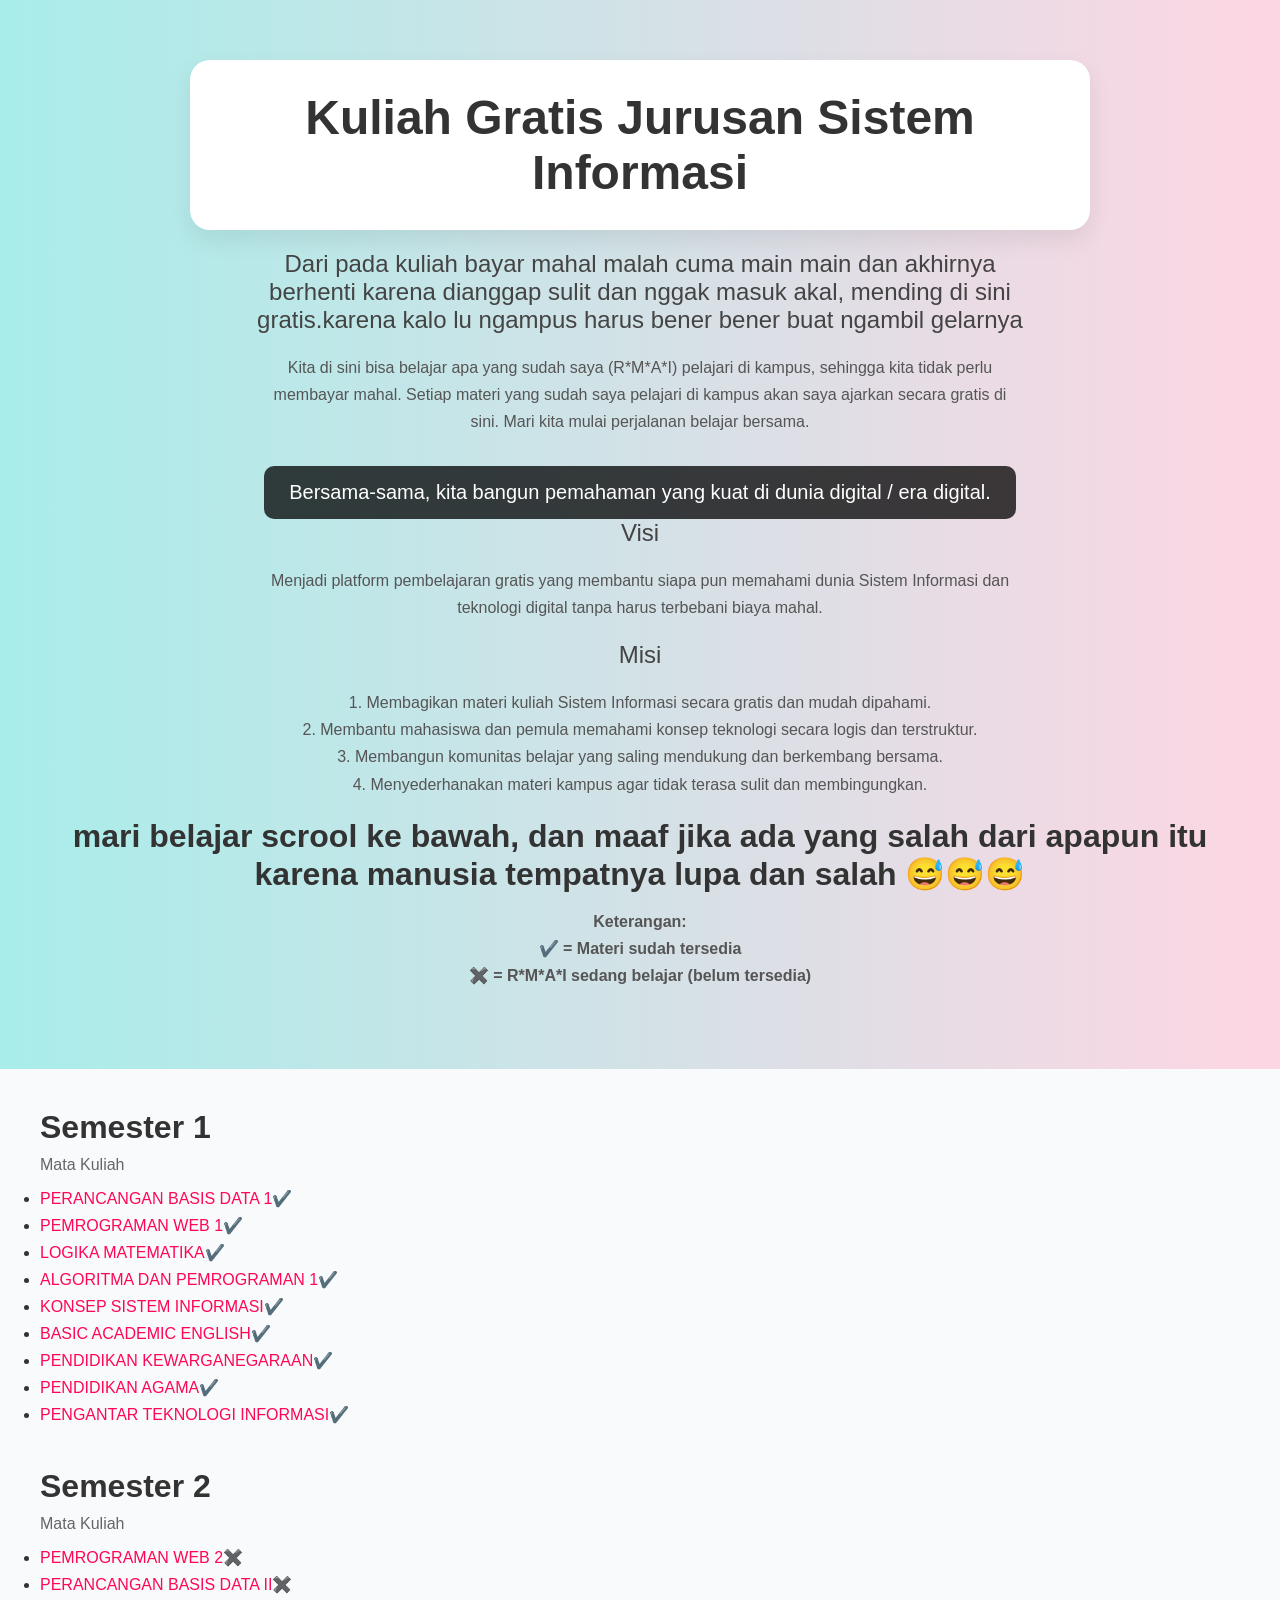
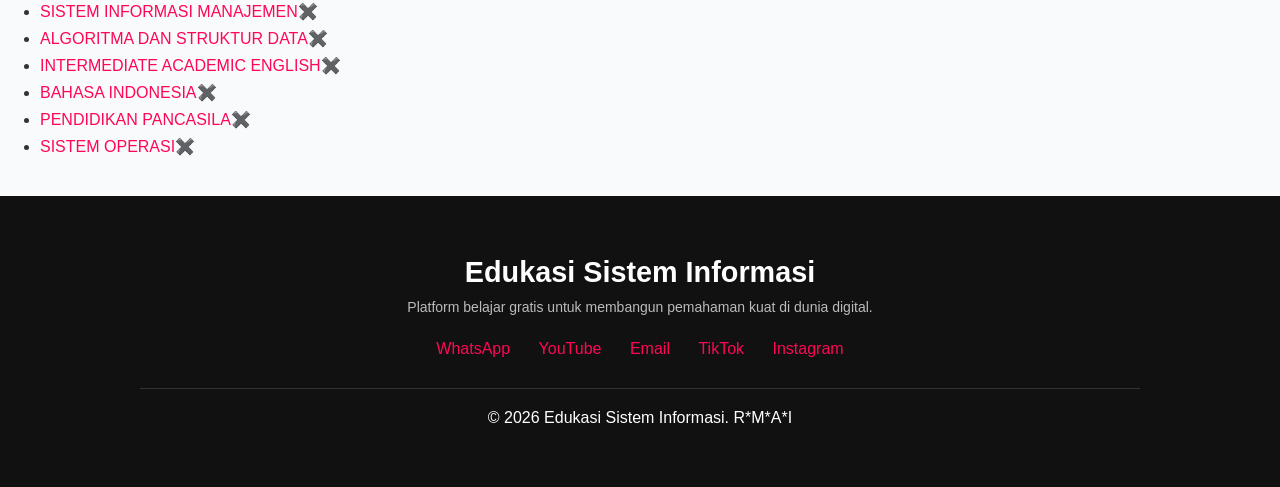
<file: index.html>
<!DOCTYPE html>
<html lang="id">
<head>
    <meta charset="UTF-8">
    <title>Edukasi Sistem Informasi</title>
    <link rel="stylesheet" href="style.css">
</head>

<body>

    <!-- HEADER -->
    <div class="div-header">
        <h1 class="h1-header">Kuliah Gratis Jurusan Sistem Informasi</h1>

        <h2 class="h2-header">
            Dari pada kuliah bayar mahal malah cuma main main dan akhirnya berhenti karena dianggap sulit dan nggak
            masuk akal, mending di sini gratis.karena kalo lu ngampus harus bener bener buat ngambil gelarnya
        </h2>

        <p class="p-header">
            Kita di sini bisa belajar apa yang sudah saya (R*M*A*I) pelajari di kampus, sehingga kita tidak perlu membayar mahal.
            Setiap materi yang sudah saya pelajari di kampus akan saya ajarkan secara gratis di sini.
            Mari kita mulai perjalanan belajar bersama.
        </p>

        <p class="p2-header">
            Bersama-sama, kita bangun pemahaman yang kuat di dunia digital / era digital.
        </p>

        <!-- VISI MISI -->
        <h2 class="h2-header">Visi</h2>
        <p class="p-header">
            Menjadi platform pembelajaran gratis yang membantu siapa pun memahami
            dunia Sistem Informasi dan teknologi digital tanpa harus terbebani biaya mahal.
        </p>

        <h2 class="h2-header">Misi</h2>
        <p class="p-header">
            1. Membagikan materi kuliah Sistem Informasi secara gratis dan mudah dipahami. <br>
            2. Membantu mahasiswa dan pemula memahami konsep teknologi secara logis dan terstruktur. <br>
            3. Membangun komunitas belajar yang saling mendukung dan berkembang bersama. <br>
            4. Menyederhanakan materi kampus agar tidak terasa sulit dan membingungkan.
        </p>
        <h1>mari belajar scrool ke bawah, dan maaf jika ada yang salah dari apapun itu karena manusia tempatnya lupa dan salah 😅😅😅</h1>

<p class="p-header" style="margin-top: 15px; font-weight: bold;">
    Keterangan:<br>
    ✔️ = Materi sudah tersedia<br>
    ✖️ = R*M*A*I sedang belajar (belum tersedia)
</p>
    </div>

    <!-- CONTENT -->
    <div class="ul-content">
        <h1 class="h1-content">Semester 1</h1>
        <p class="p-content">Mata Kuliah</p>

        <ul>
            <li class="li-content"><a class="a-content" href="PERANCANGANBASISDATA1.html">PERANCANGAN BASIS DATA 1</a>✔️</li>
            <li class="li-content"><a class="a-content" href="PEMROGRAMANWEB1.html">PEMROGRAMAN WEB 1</a>✔️</li>
            <li class="li-content"><a class="a-content" href="LOGIKAMATEMATIKA.html">LOGIKA MATEMATIKA</a>✔️</li>
            <li class="li-content"><a class="a-content" href="ALGORITMADANPEMROGRAMAN1.html">ALGORITMA DAN PEMROGRAMAN 1</a>✔️</li>
            <li class="li-content"><a class="a-content" href="KONSEPSISTEMINFORMASI.html">KONSEP SISTEM INFORMASI</a>✔️</li>
            <li class="li-content"><a class="a-content" href="BASICACADEMICENGLISH.html">BASIC ACADEMIC ENGLISH</a>✔️</li>
            <li class="li-content"><a class="a-content" href="PENDIDIKANKEWARGANEGARAAN.html">PENDIDIKAN KEWARGANEGARAAN</a>✔️</li>
            <li class="li-content"><a class="a-content" href="PENDIDIKANAGAMA.html">PENDIDIKAN AGAMA</a>✔️</li>
            <li class="li-content"><a class="a-content" href="PENGANTARTEKNOLOGIINFORMASI.html">PENGANTAR TEKNOLOGI INFORMASI</a>✔️</li>
        </ul>

        <br><br>

        <h1 class="h1-content">Semester 2</h1>
        <p class="p-content">Mata Kuliah</p>
        <ul>
            <li class="li-content"><a class="a-content" href="maintance.html">PEMROGRAMAN WEB 2</a>✖️</li>
            <li class="li-content"><a class="a-content" href="maintance.html">PERANCANGAN BASIS DATA II</a>✖️</li>
            <li class="li-content"><a class="a-content" href="maintance.html">SISTEM INFORMASI MANAJEMEN</a>✖️</li>
            <li class="li-content"><a class="a-content" href="maintance.html">ALGORITMA DAN STRUKTUR DATA</a>✖️</li>
            <li class="li-content"><a class="a-content" href="maintance.html">INTERMEDIATE ACADEMIC ENGLISH</a>✖️</li>
            <li class="li-content"><a class="a-content" href="maintance.html">BAHASA INDONESIA</a>✖️</li>
            <li class="li-content"><a class="a-content" href="maintance.html">PENDIDIKAN PANCASILA</a>✖️</li>
            <li class="li-content"><a class="a-content" href="maintance.html">SISTEM OPERASI</a>✖️</li>
        </ul>
    </div>

    <!-- FOOTER -->
    <footer class="footer">
        <div class="footer-container">
            <h2 class="footer-title">Edukasi Sistem Informasi</h2>

            <p class="footer-desc">
                Platform belajar gratis untuk membangun pemahaman kuat di dunia digital.
            </p>

            <div class="footer-links">
                <a href="animous.html">WhatsApp</a>
                <a href="animous.html">YouTube</a>
                <a href="animous.html">Email</a>
                <a href="animous.html">TikTok</a>
                <a href="animous.html">Instagram</a>
            </div>

            <p class="footer-copy">
                © 2026 Edukasi Sistem Informasi. R*M*A*I
            </p>
        </div>
    </footer>

</body>

</html>
</file>
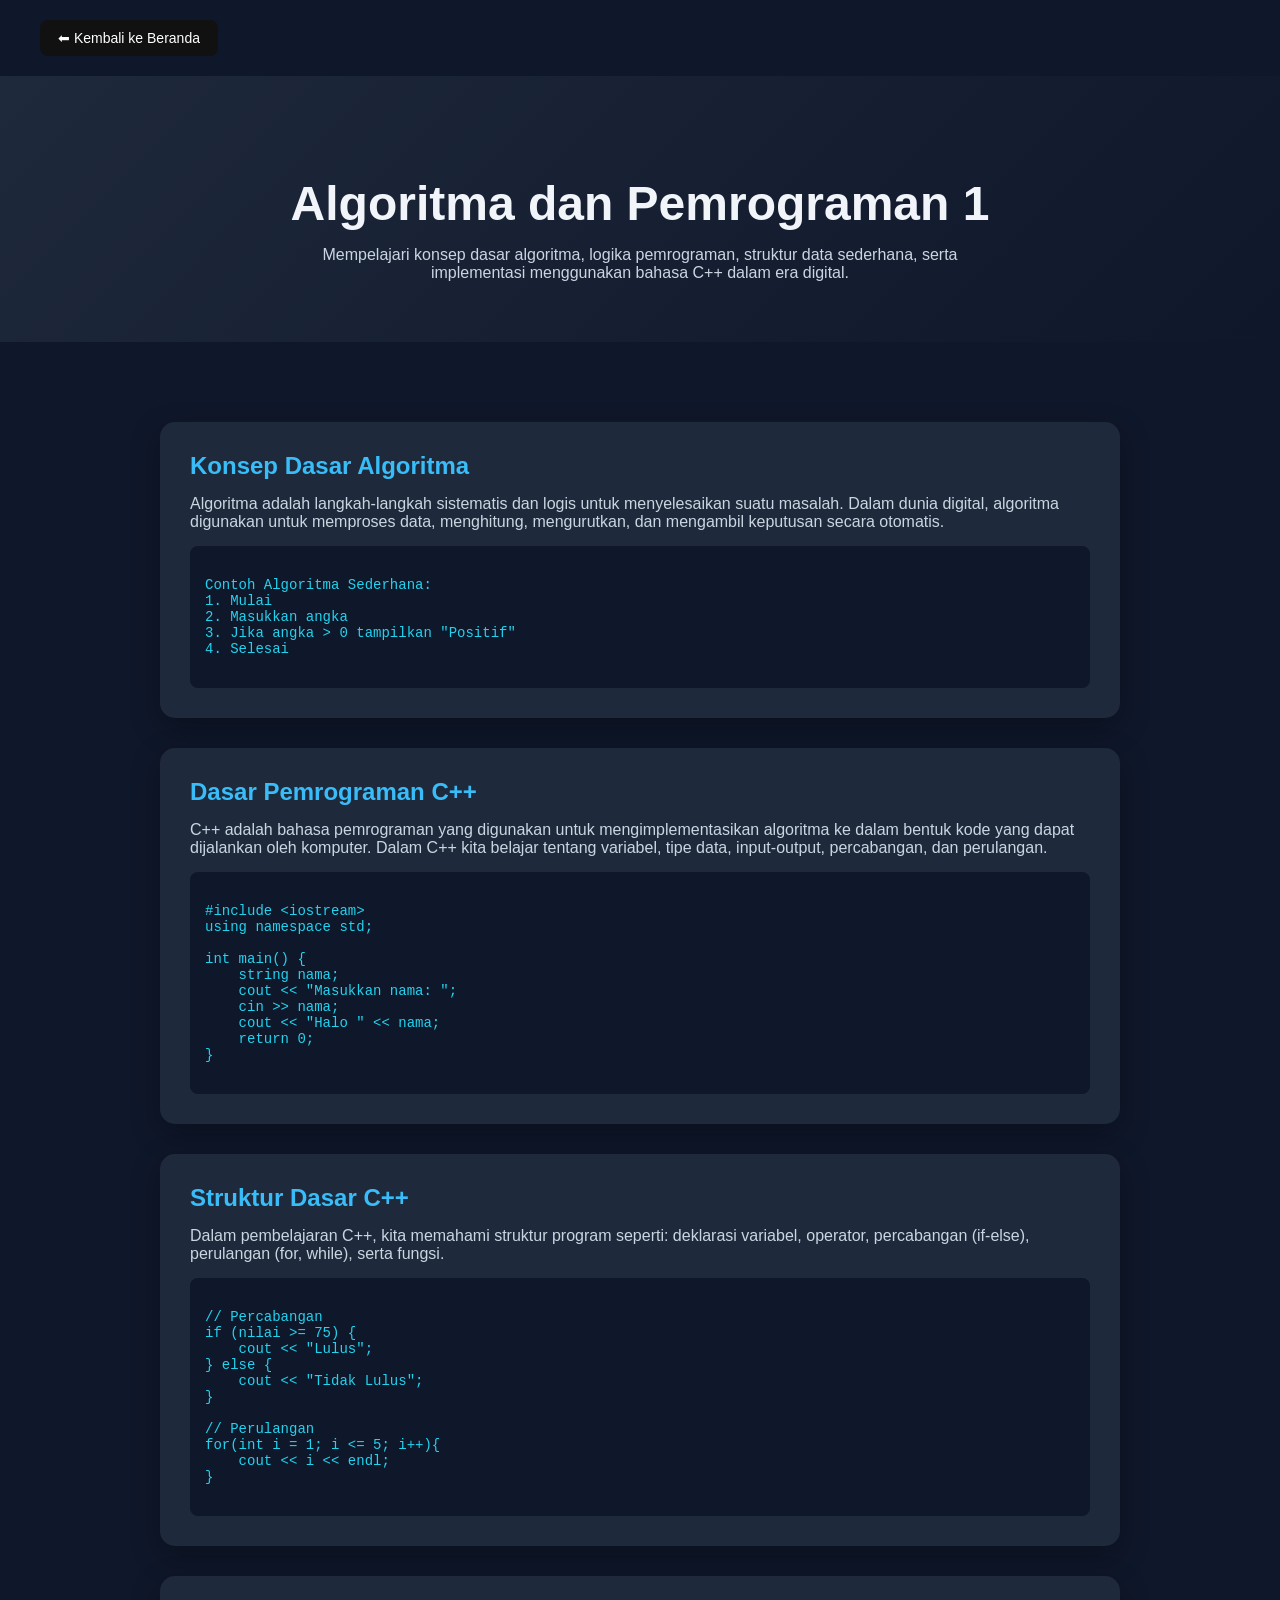
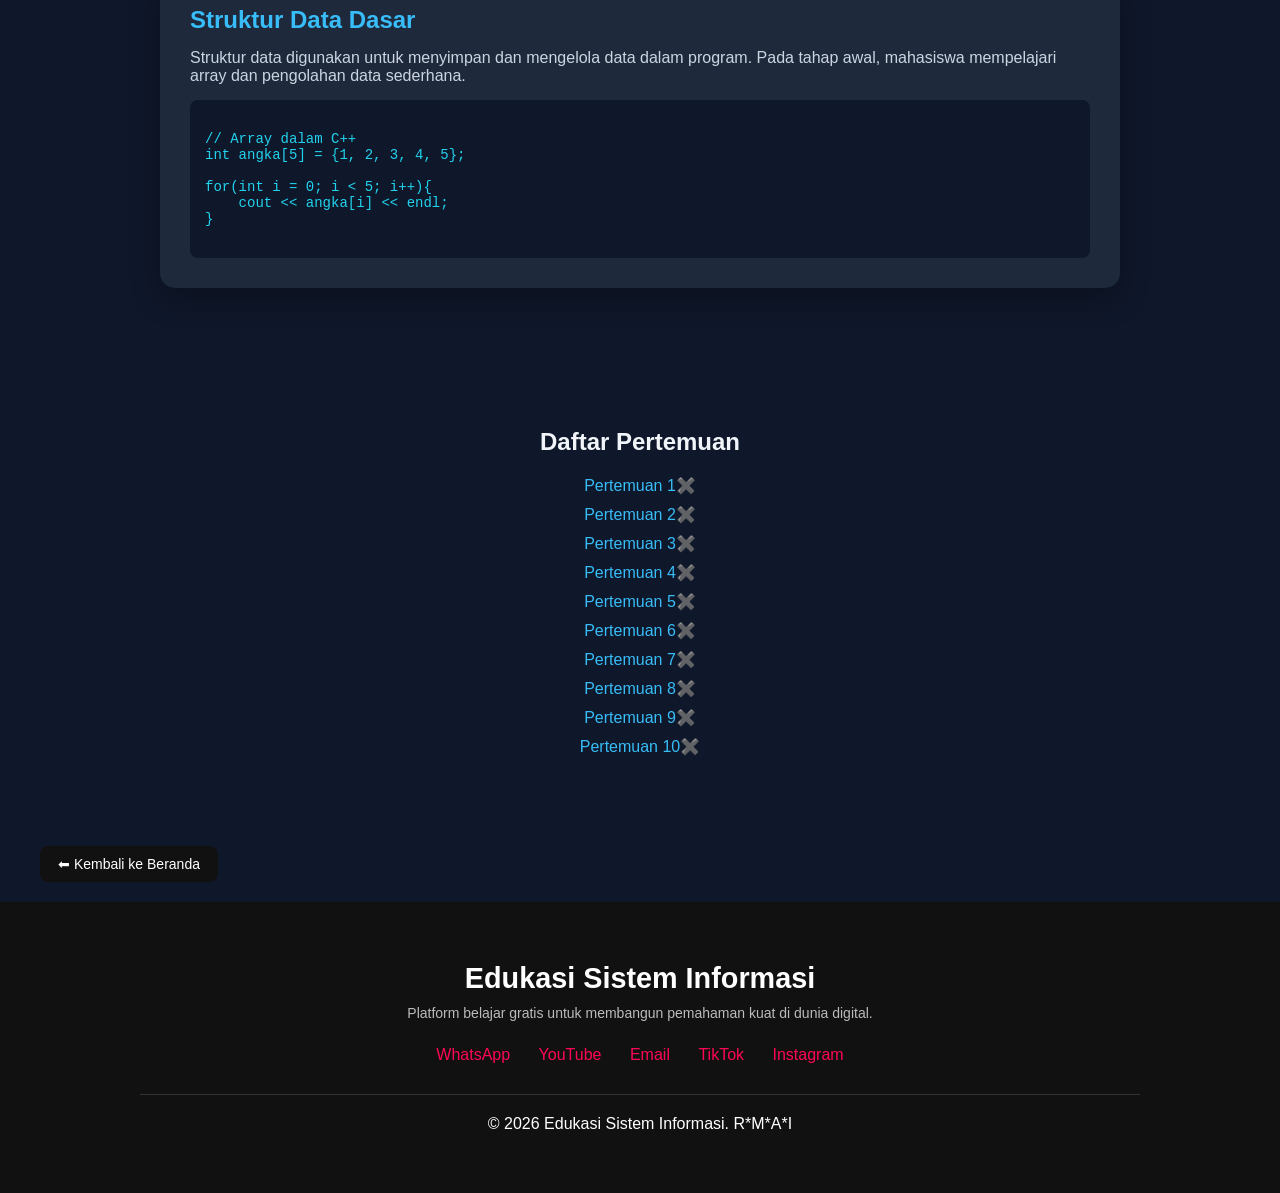
<file: ALGORITMADANPEMROGRAMAN1.html>
<!DOCTYPE html>
<html lang="id">
<head>
    <meta charset="UTF-8">
    <title>Algoritma dan Pemrograman</title>
    <link rel="stylesheet" href="style.css">
</head>

<body class="pw-body">
    <div class="page-nav">
        <a href="index.html" class="back-btn">⬅ Kembali ke Beranda</a>
    </div>

    <!-- HERO -->
    <section class="pw-hero">
        <h1 class="pw-title">Algoritma dan Pemrograman 1</h1>
        <p class="pw-subtitle">
            Mempelajari konsep dasar algoritma, logika pemrograman, struktur data sederhana,
            serta implementasi menggunakan bahasa C++ dalam era digital.
        </p>
    </section>

    <!-- CONTENT -->
    <section class="pw-content">

        <div class="pw-card">
            <h2>Konsep Dasar Algoritma</h2>
            <p>
                Algoritma adalah langkah-langkah sistematis dan logis untuk menyelesaikan suatu masalah.
                Dalam dunia digital, algoritma digunakan untuk memproses data, menghitung,
                mengurutkan, dan mengambil keputusan secara otomatis.
            </p>
            <pre><code>
Contoh Algoritma Sederhana:
1. Mulai
2. Masukkan angka
3. Jika angka > 0 tampilkan "Positif"
4. Selesai
            </code></pre>
        </div>

        <div class="pw-card">
            <h2>Dasar Pemrograman C++</h2>
            <p>
                C++ adalah bahasa pemrograman yang digunakan untuk mengimplementasikan algoritma
                ke dalam bentuk kode yang dapat dijalankan oleh komputer.
                Dalam C++ kita belajar tentang variabel, tipe data, input-output,
                percabangan, dan perulangan.
            </p>
            <pre><code>
#include &lt;iostream&gt;
using namespace std;

int main() {
    string nama;
    cout << "Masukkan nama: ";
    cin >> nama;
    cout << "Halo " << nama;
    return 0;
}
            </code></pre>
        </div>

        <div class="pw-card">
            <h2>Struktur Dasar C++</h2>
            <p>
                Dalam pembelajaran C++, kita memahami struktur program seperti:
                deklarasi variabel, operator, percabangan (if-else),
                perulangan (for, while), serta fungsi.
            </p>
            <pre><code>
// Percabangan
if (nilai >= 75) {
    cout << "Lulus";
} else {
    cout << "Tidak Lulus";
}

// Perulangan
for(int i = 1; i <= 5; i++){
    cout << i << endl;
}
            </code></pre>
        </div>

        <div class="pw-card">
            <h2>Struktur Data Dasar</h2>
            <p>
                Struktur data digunakan untuk menyimpan dan mengelola data dalam program.
                Pada tahap awal, mahasiswa mempelajari array dan pengolahan data sederhana.
            </p>
            <pre><code>
// Array dalam C++
int angka[5] = {1, 2, 3, 4, 5};

for(int i = 0; i < 5; i++){
    cout << angka[i] << endl;
}
            </code></pre>
        </div>

    </section>

    <!-- LIST PERTEMUAN -->
    <section class="pw-meetings">
        <h2>Daftar Pertemuan</h2>
        <ul>
            <li><a href="maintance.html">Pertemuan 1</a>✖️</li>
            <li><a href="maintance.html">Pertemuan 2</a>✖️</li>
            <li><a href="maintance.html">Pertemuan 3</a>✖️</li>
            <li><a href="maintance.html">Pertemuan 4</a>✖️</li>
            <li><a href="maintance.html">Pertemuan 5</a>✖️</li>
            <li><a href="maintance.html">Pertemuan 6</a>✖️</li>
            <li><a href="maintance.html">Pertemuan 7</a>✖️</li>
            <li><a href="maintance.html">Pertemuan 8</a>✖️</li>
            <li><a href="maintance.html">Pertemuan 9</a>✖️</li>
            <li><a href="maintance.html">Pertemuan 10</a>✖️</li>
        </ul>
    </section>

    <div class="page-nav">
        <a href="index.html" class="back-btn">⬅ Kembali ke Beranda</a>
    </div>

     <footer class="footer">
        <div class="footer-container">
            <h2 class="footer-title">Edukasi Sistem Informasi</h2>

            <p class="footer-desc">
                Platform belajar gratis untuk membangun pemahaman kuat di dunia digital.
            </p>

            <div class="footer-links">
                <a href="animous.html">WhatsApp</a>
                <a href="animous.html">YouTube</a>
                <a href="animous.html">Email</a>
                <a href="animous.html">TikTok</a>
                <a href="animous.html">Instagram</a>
            </div>

            <p class="footer-copy">
                © 2026 Edukasi Sistem Informasi. R*M*A*I
            </p>
        </div>
    </footer>

</body>
</html>
</file>
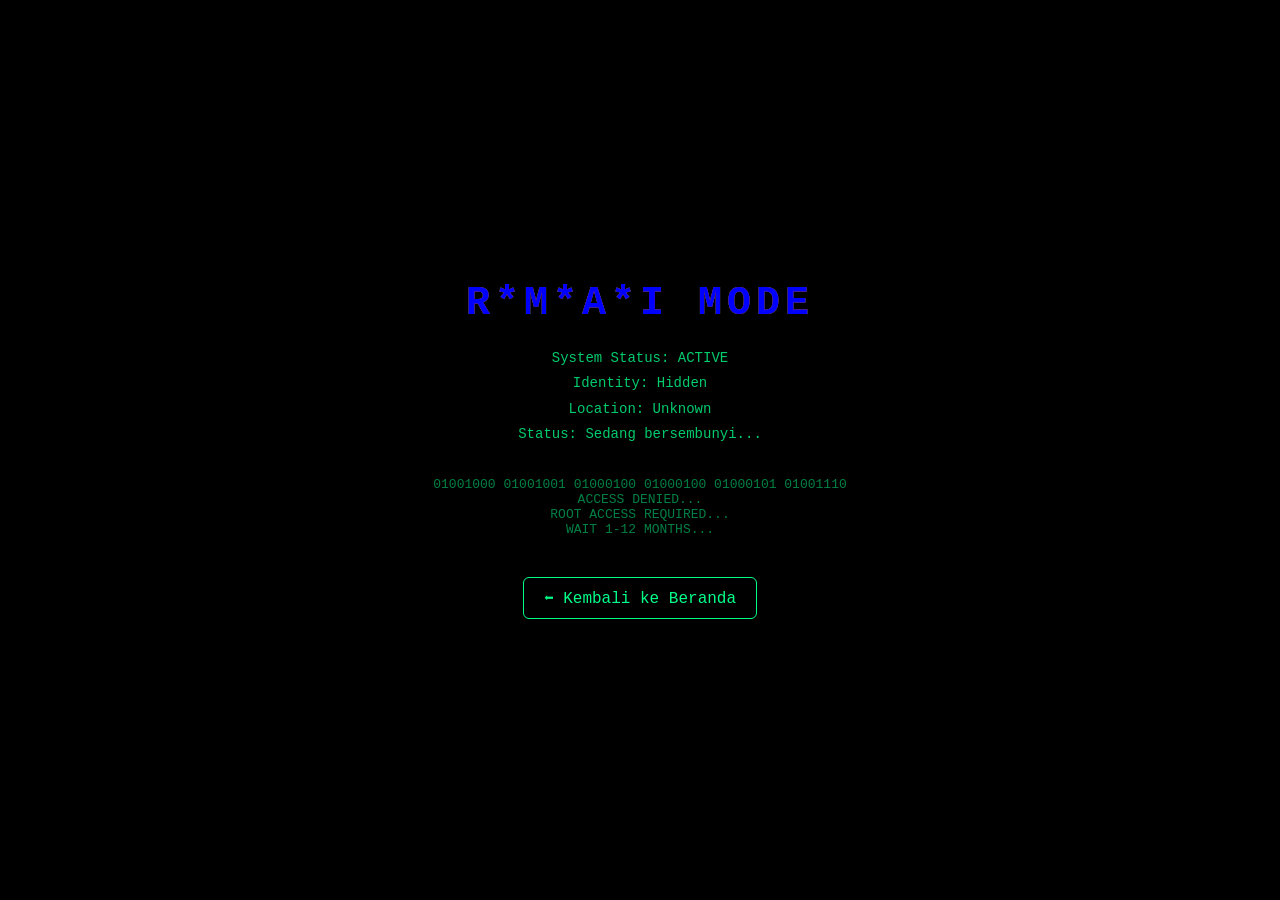
<file: animous.html>
<!DOCTYPE html>
<html lang="id">
<head>
    <meta charset="UTF-8">
    <title>R*M*A*I - Hidden Mode</title>
    <link rel="stylesheet" href="style.css">
</head>

<body class="hidden-body">

    <div class="hidden-container">

        <h1 class="glitch" data-text="R*M*A*I MODE">R*M*A*I MODE</h1>

        <p class="secret-text">
            System Status: ACTIVE<br>
            Identity: Hidden<br>
            Location: Unknown<br>
            Status: Sedang bersembunyi...
        </p>

        <div class="matrix-code">
            01001000 01001001 01000100 01000100 01000101 01001110<br>
            ACCESS DENIED...<br>
            ROOT ACCESS REQUIRED...<br>
            WAIT 1-12 MONTHS...
        </div>

        <a href="index.html" class="back-secret">⬅ Kembali ke Beranda</a>

    </div>

</body>
</html>
</file>
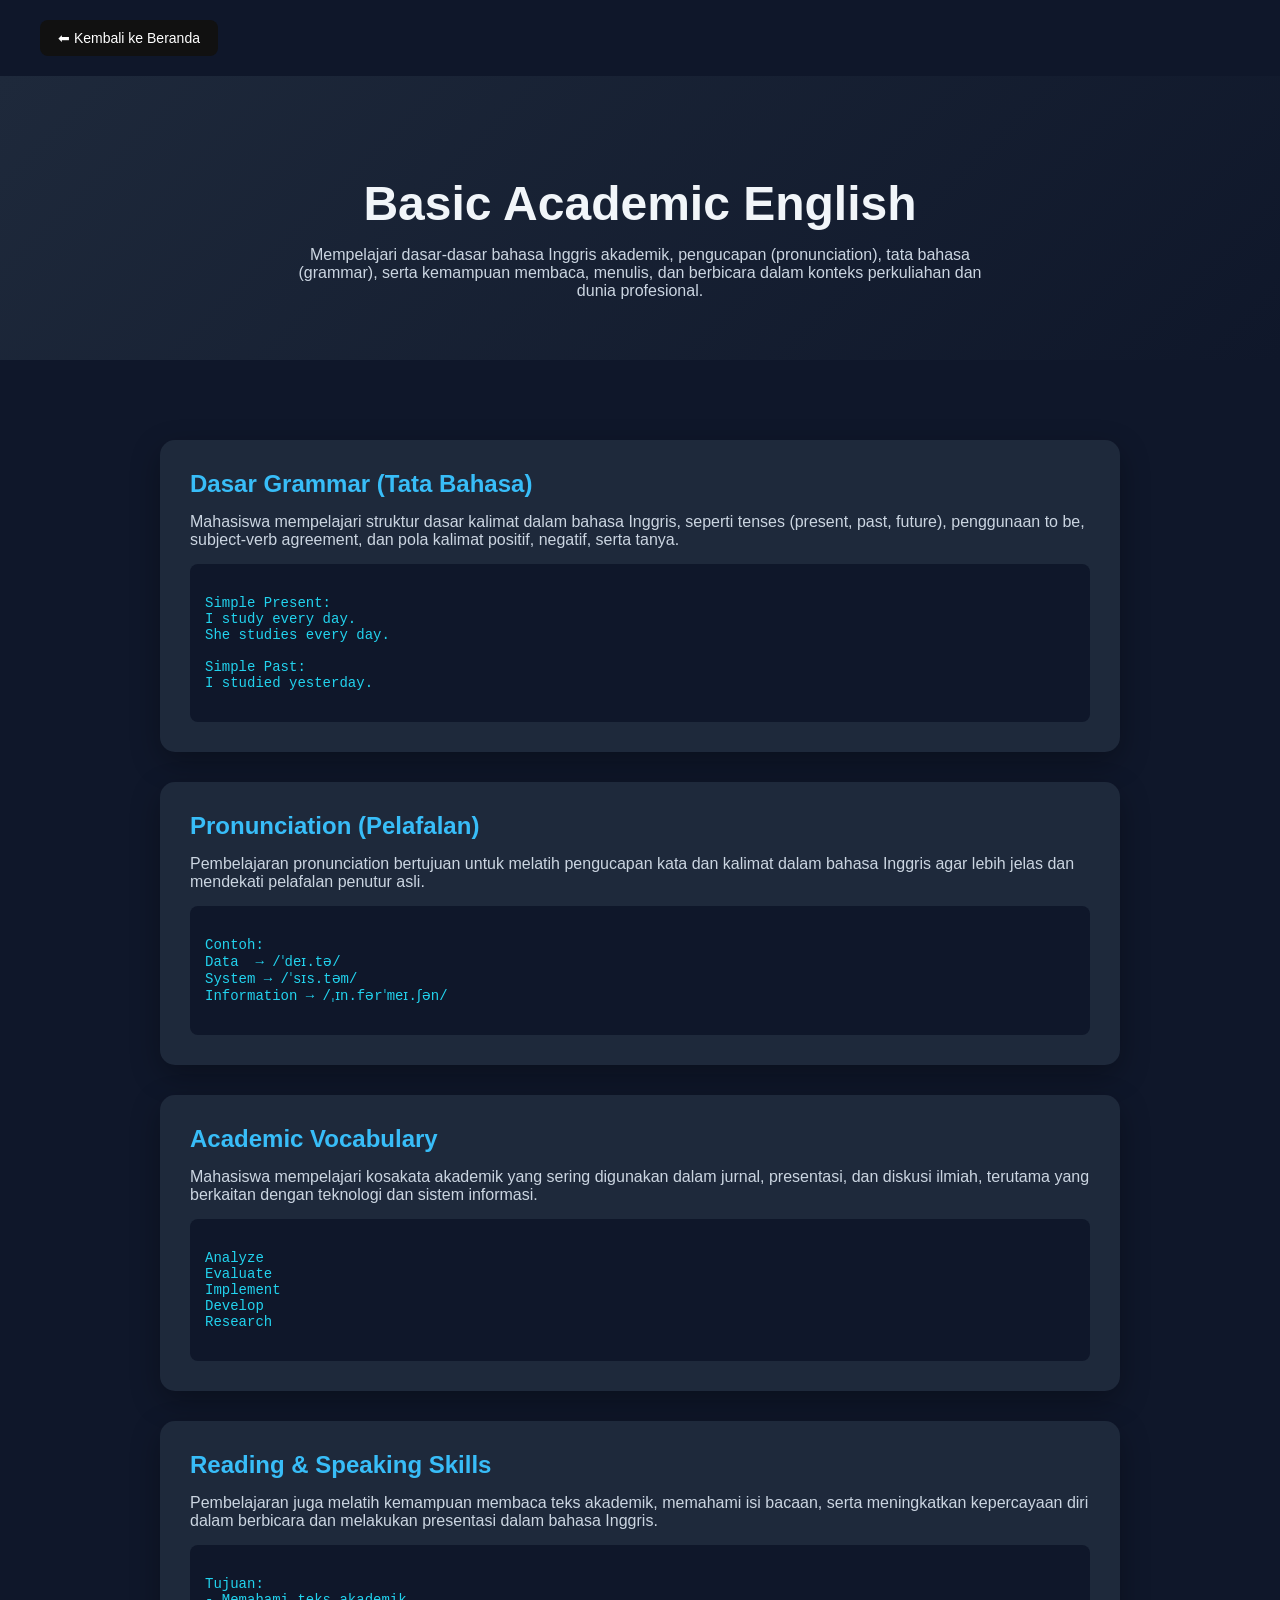
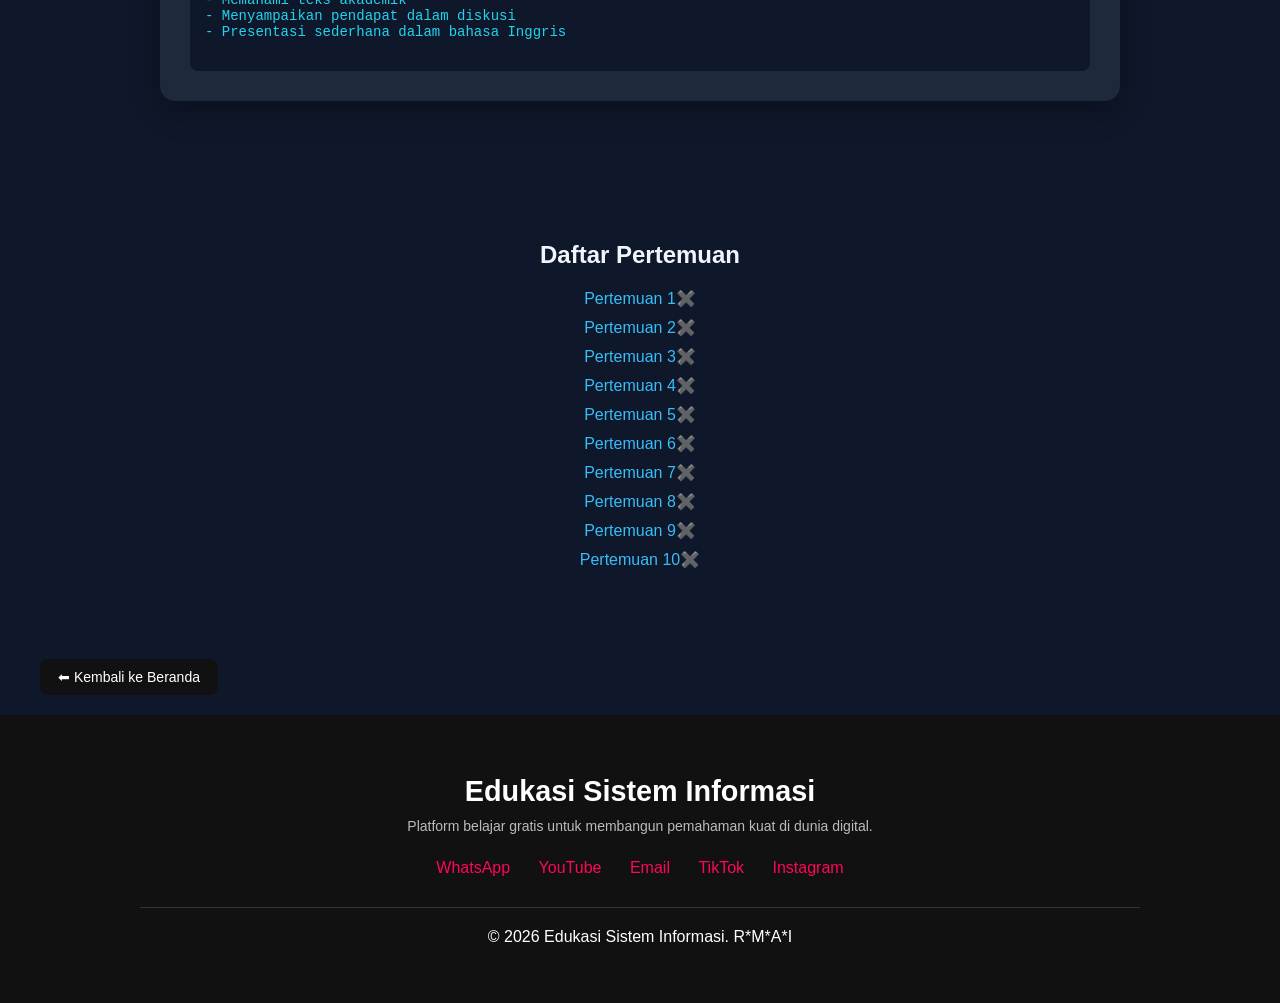
<file: BASICACADEMICENGLISH.html>
<!DOCTYPE html>
<html lang="id">
<head>
    <meta charset="UTF-8">
    <title>Basic Academic English</title>
    <link rel="stylesheet" href="style.css">
</head>

<body class="pw-body">
    <div class="page-nav">
        <a href="index.html" class="back-btn">⬅ Kembali ke Beranda</a>
    </div>

    <!-- HERO -->
    <section class="pw-hero">
        <h1 class="pw-title">Basic Academic English</h1>
        <p class="pw-subtitle">
            Mempelajari dasar-dasar bahasa Inggris akademik, pengucapan (pronunciation),
            tata bahasa (grammar), serta kemampuan membaca, menulis, dan berbicara
            dalam konteks perkuliahan dan dunia profesional.
        </p>
    </section>

    <!-- CONTENT -->
    <section class="pw-content">

        <div class="pw-card">
            <h2>Dasar Grammar (Tata Bahasa)</h2>
            <p>
                Mahasiswa mempelajari struktur dasar kalimat dalam bahasa Inggris,
                seperti tenses (present, past, future), penggunaan to be,
                subject-verb agreement, dan pola kalimat positif, negatif, serta tanya.
            </p>
            <pre><code>
Simple Present:
I study every day.
She studies every day.

Simple Past:
I studied yesterday.
            </code></pre>
        </div>

        <div class="pw-card">
            <h2>Pronunciation (Pelafalan)</h2>
            <p>
                Pembelajaran pronunciation bertujuan untuk melatih pengucapan kata
                dan kalimat dalam bahasa Inggris agar lebih jelas dan mendekati
                pelafalan penutur asli.
            </p>
            <pre><code>
Contoh:
Data  → /ˈdeɪ.tə/
System → /ˈsɪs.təm/
Information → /ˌɪn.fərˈmeɪ.ʃən/
            </code></pre>
        </div>

        <div class="pw-card">
            <h2>Academic Vocabulary</h2>
            <p>
                Mahasiswa mempelajari kosakata akademik yang sering digunakan
                dalam jurnal, presentasi, dan diskusi ilmiah,
                terutama yang berkaitan dengan teknologi dan sistem informasi.
            </p>
            <pre><code>
Analyze
Evaluate
Implement
Develop
Research
            </code></pre>
        </div>

        <div class="pw-card">
            <h2>Reading & Speaking Skills</h2>
            <p>
                Pembelajaran juga melatih kemampuan membaca teks akademik,
                memahami isi bacaan, serta meningkatkan kepercayaan diri
                dalam berbicara dan melakukan presentasi dalam bahasa Inggris.
            </p>
            <pre><code>
Tujuan:
- Memahami teks akademik
- Menyampaikan pendapat dalam diskusi
- Presentasi sederhana dalam bahasa Inggris
            </code></pre>
        </div>

    </section>

    <!-- LIST PERTEMUAN -->
    <section class="pw-meetings">
        <h2>Daftar Pertemuan</h2>
        <ul>
            <li><a href="maintance.html">Pertemuan 1</a>✖️</li>
            <li><a href="maintance.html">Pertemuan 2</a>✖️</li>
            <li><a href="maintance.html">Pertemuan 3</a>✖️</li>
            <li><a href="maintance.html">Pertemuan 4</a>✖️</li>
            <li><a href="maintance.html">Pertemuan 5</a>✖️</li>
            <li><a href="maintance.html">Pertemuan 6</a>✖️</li>
            <li><a href="maintance.html">Pertemuan 7</a>✖️</li>
            <li><a href="maintance.html">Pertemuan 8</a>✖️</li>
            <li><a href="maintance.html">Pertemuan 9</a>✖️</li>
            <li><a href="maintance.html">Pertemuan 10</a>✖️</li>
        </ul>
    </section>

    <div class="page-nav">
        <a href="index.html" class="back-btn">⬅ Kembali ke Beranda</a>
    </div>

     <footer class="footer">
        <div class="footer-container">
            <h2 class="footer-title">Edukasi Sistem Informasi</h2>

            <p class="footer-desc">
                Platform belajar gratis untuk membangun pemahaman kuat di dunia digital.
            </p>

            <div class="footer-links">
                <a href="animous.html">WhatsApp</a>
                <a href="animous.html">YouTube</a>
                <a href="animous.html">Email</a>
                <a href="animous.html">TikTok</a>
                <a href="animous.html">Instagram</a>
            </div>

            <p class="footer-copy">
                © 2026 Edukasi Sistem Informasi. R*M*A*I
            </p>
        </div>
    </footer>

</body>
</html>
</file>
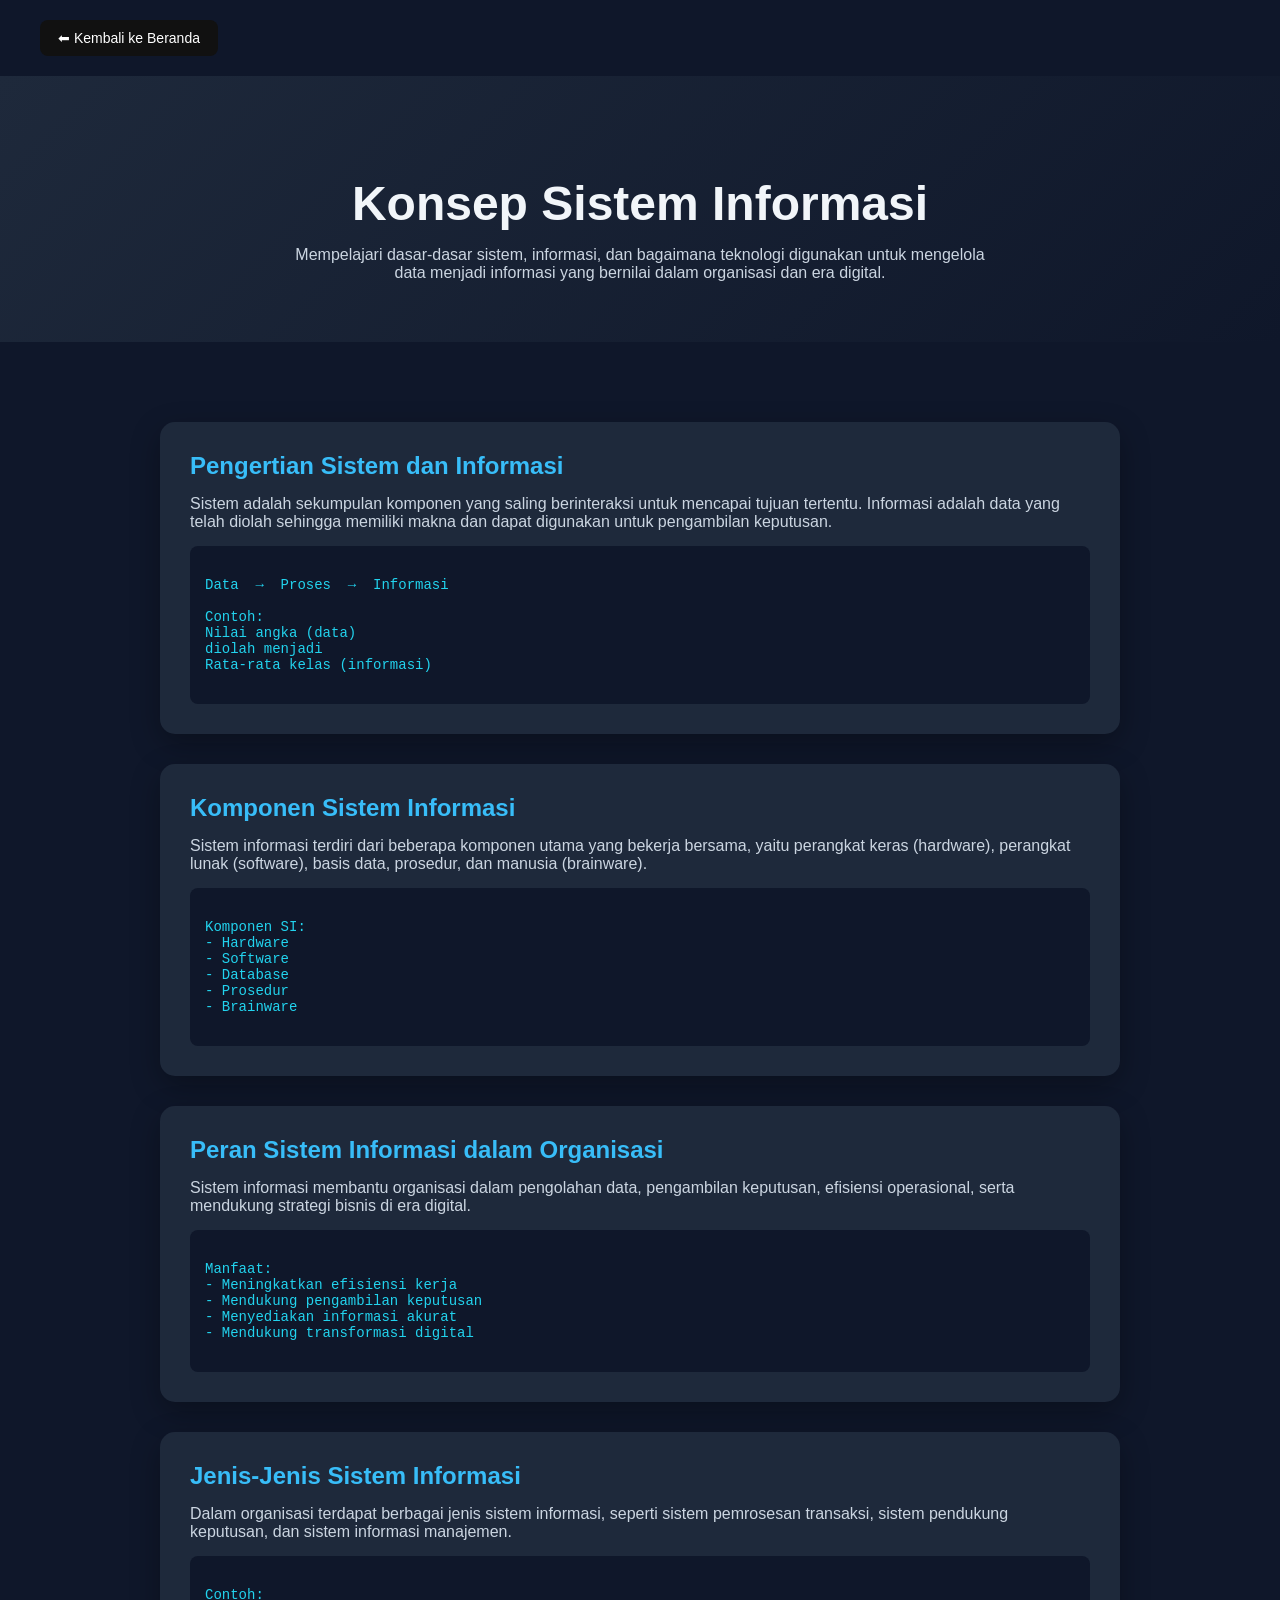
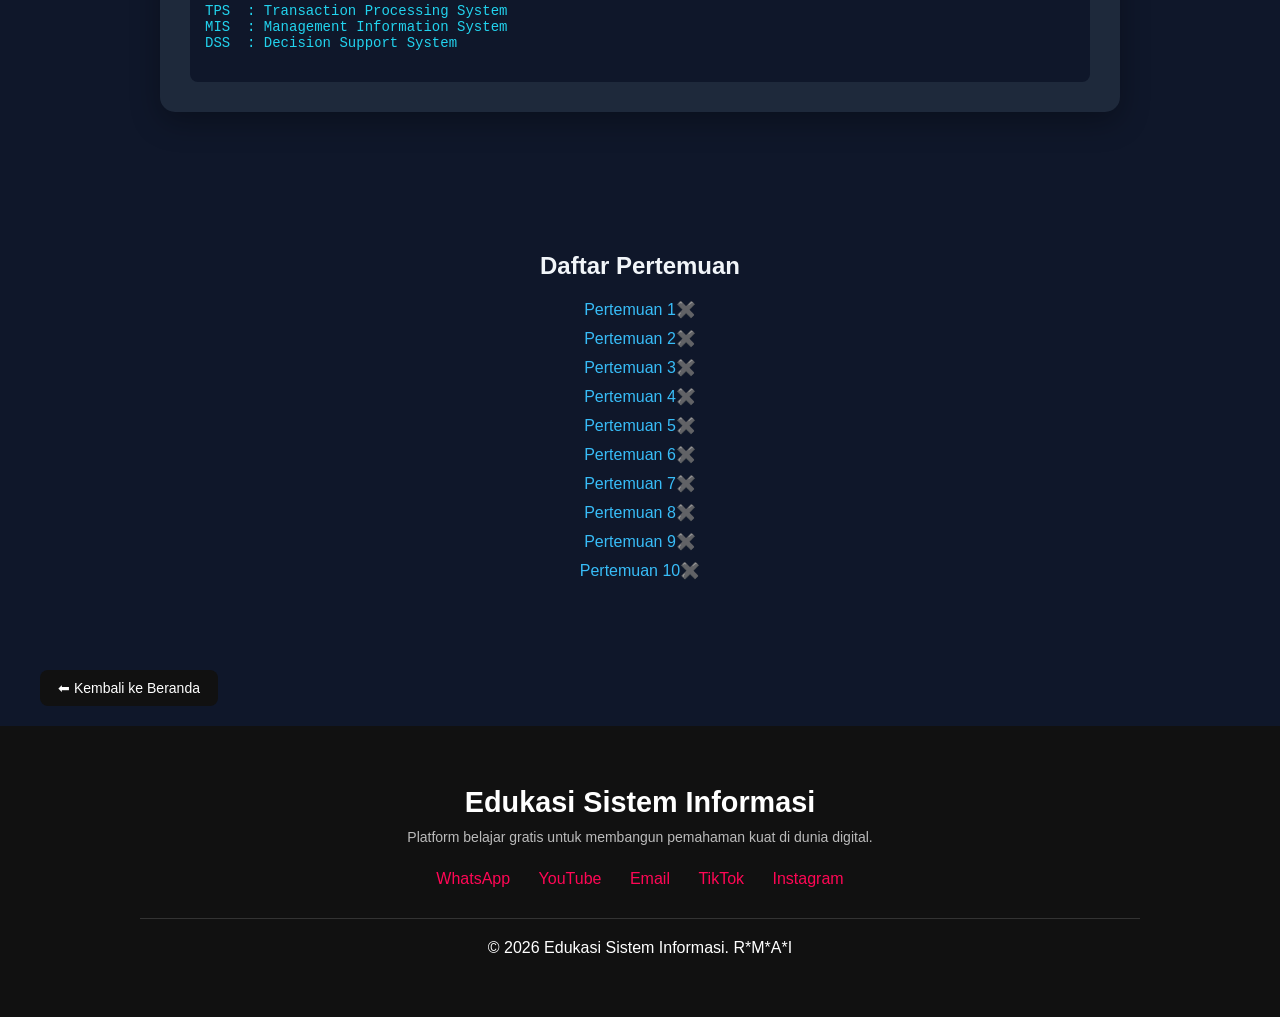
<file: KONSEPSISTEMINFORMASI.html>
<!DOCTYPE html>
<html lang="id">
<head>
    <meta charset="UTF-8">
    <title>Konsep Sistem Informasi</title>
    <link rel="stylesheet" href="style.css">
</head>

<body class="pw-body">
    <div class="page-nav">
        <a href="index.html" class="back-btn">⬅ Kembali ke Beranda</a>
    </div>

    <!-- HERO -->
    <section class="pw-hero">
        <h1 class="pw-title">Konsep Sistem Informasi</h1>
        <p class="pw-subtitle">
            Mempelajari dasar-dasar sistem, informasi, dan bagaimana teknologi
            digunakan untuk mengelola data menjadi informasi yang bernilai
            dalam organisasi dan era digital.
        </p>
    </section>

    <!-- CONTENT -->
    <section class="pw-content">

        <div class="pw-card">
            <h2>Pengertian Sistem dan Informasi</h2>
            <p>
                Sistem adalah sekumpulan komponen yang saling berinteraksi untuk mencapai tujuan tertentu.
                Informasi adalah data yang telah diolah sehingga memiliki makna dan dapat digunakan
                untuk pengambilan keputusan.
            </p>
            <pre><code>
Data  →  Proses  →  Informasi

Contoh:
Nilai angka (data)
diolah menjadi
Rata-rata kelas (informasi)
            </code></pre>
        </div>

        <div class="pw-card">
            <h2>Komponen Sistem Informasi</h2>
            <p>
                Sistem informasi terdiri dari beberapa komponen utama yang bekerja bersama,
                yaitu perangkat keras (hardware), perangkat lunak (software),
                basis data, prosedur, dan manusia (brainware).
            </p>
            <pre><code>
Komponen SI:
- Hardware
- Software
- Database
- Prosedur
- Brainware
            </code></pre>
        </div>

        <div class="pw-card">
            <h2>Peran Sistem Informasi dalam Organisasi</h2>
            <p>
                Sistem informasi membantu organisasi dalam pengolahan data,
                pengambilan keputusan, efisiensi operasional,
                serta mendukung strategi bisnis di era digital.
            </p>
            <pre><code>
Manfaat:
- Meningkatkan efisiensi kerja
- Mendukung pengambilan keputusan
- Menyediakan informasi akurat
- Mendukung transformasi digital
            </code></pre>
        </div>

        <div class="pw-card">
            <h2>Jenis-Jenis Sistem Informasi</h2>
            <p>
                Dalam organisasi terdapat berbagai jenis sistem informasi,
                seperti sistem pemrosesan transaksi, sistem pendukung keputusan,
                dan sistem informasi manajemen.
            </p>
            <pre><code>
Contoh:
TPS  : Transaction Processing System
MIS  : Management Information System
DSS  : Decision Support System
            </code></pre>
        </div>

    </section>

    <!-- LIST PERTEMUAN -->
    <section class="pw-meetings">
        <h2>Daftar Pertemuan</h2>
        <ul>
            <li><a href="maintance.html">Pertemuan 1</a>✖️</li>
            <li><a href="maintance.html">Pertemuan 2</a>✖️</li>
            <li><a href="maintance.html">Pertemuan 3</a>✖️</li>
            <li><a href="maintance.html">Pertemuan 4</a>✖️</li>
            <li><a href="maintance.html">Pertemuan 5</a>✖️</li>
            <li><a href="maintance.html">Pertemuan 6</a>✖️</li>
            <li><a href="maintance.html">Pertemuan 7</a>✖️</li>
            <li><a href="maintance.html">Pertemuan 8</a>✖️</li>
            <li><a href="maintance.html">Pertemuan 9</a>✖️</li>
            <li><a href="maintance.html">Pertemuan 10</a>✖️</li>
        </ul>
    </section>

    <div class="page-nav">
        <a href="index.html" class="back-btn">⬅ Kembali ke Beranda</a>
    </div>

     <footer class="footer">
        <div class="footer-container">
            <h2 class="footer-title">Edukasi Sistem Informasi</h2>

            <p class="footer-desc">
                Platform belajar gratis untuk membangun pemahaman kuat di dunia digital.
            </p>

            <div class="footer-links">
                <a href="animous.html">WhatsApp</a>
                <a href="animous.html">YouTube</a>
                <a href="animous.html">Email</a>
                <a href="animous.html">TikTok</a>
                <a href="animous.html">Instagram</a>
            </div>

            <p class="footer-copy">
                © 2026 Edukasi Sistem Informasi. R*M*A*I
            </p>
        </div>
    </footer>

</body>
</html>
</file>
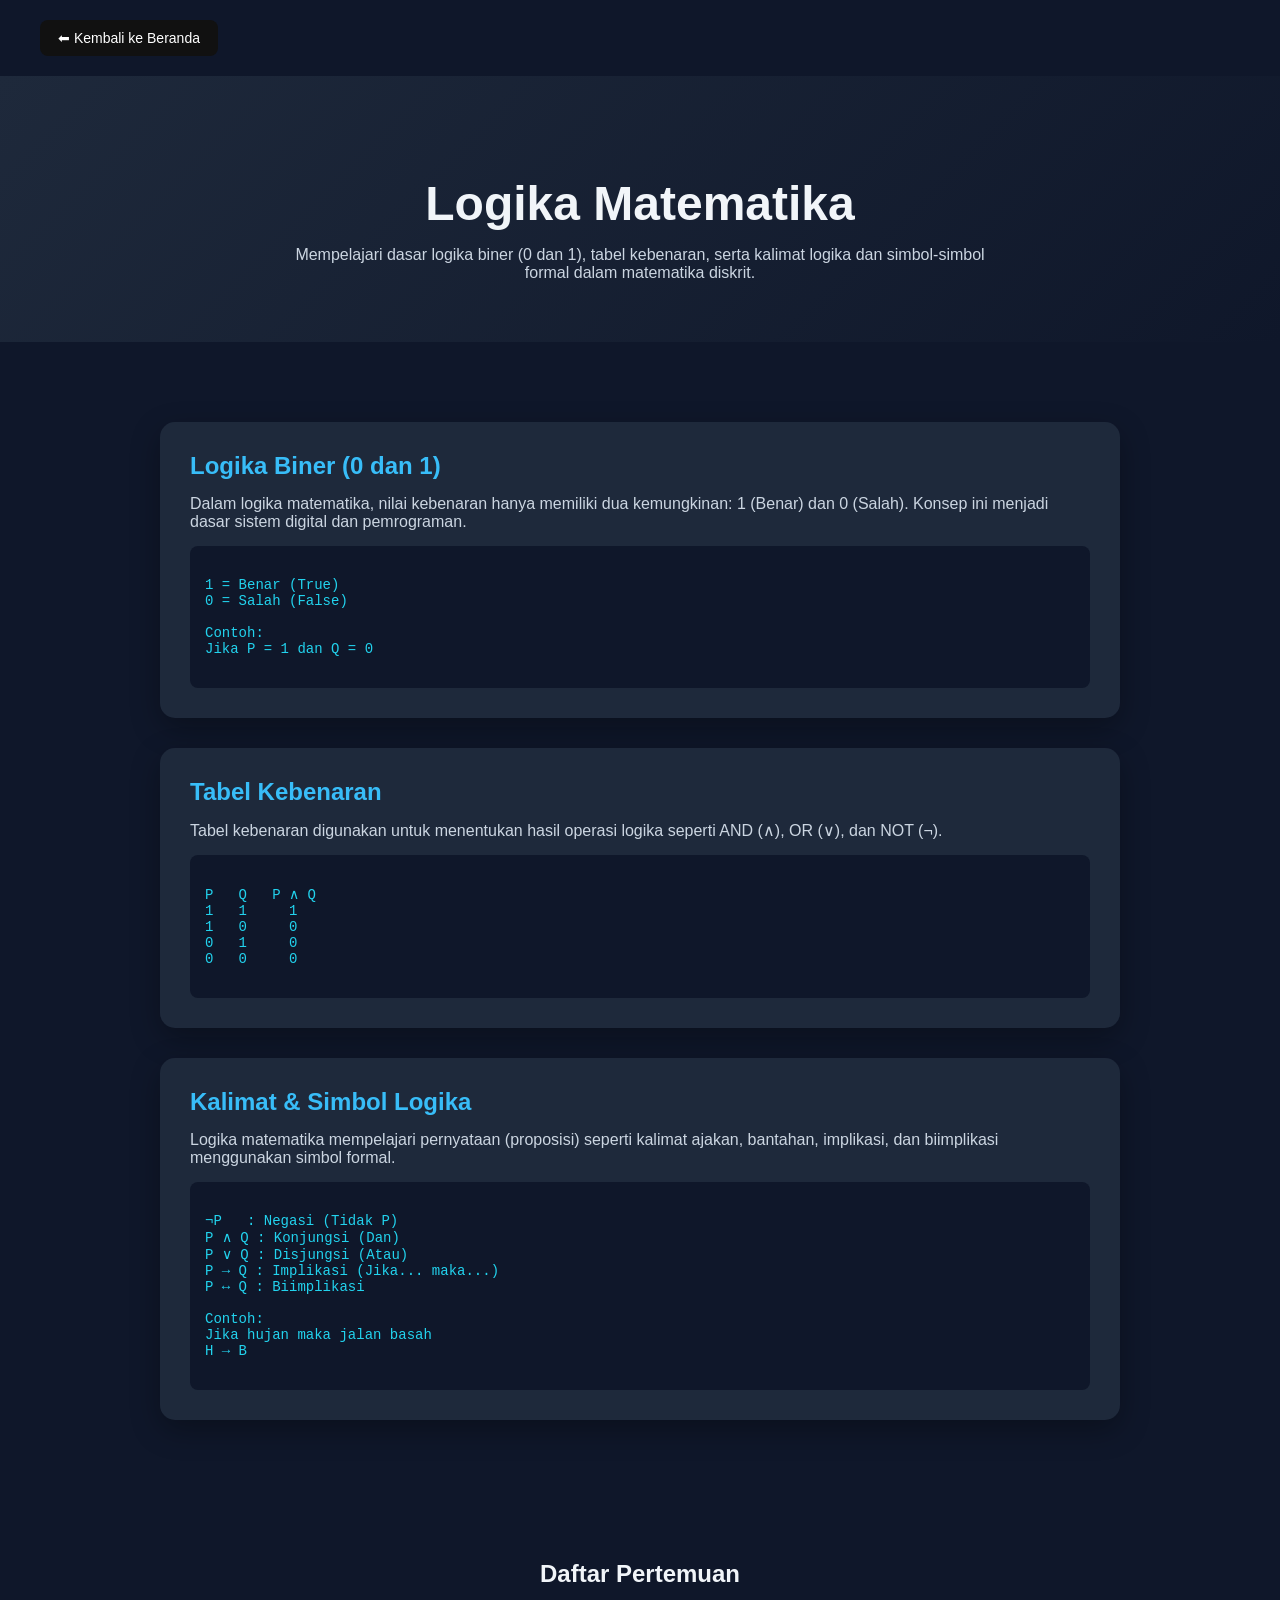
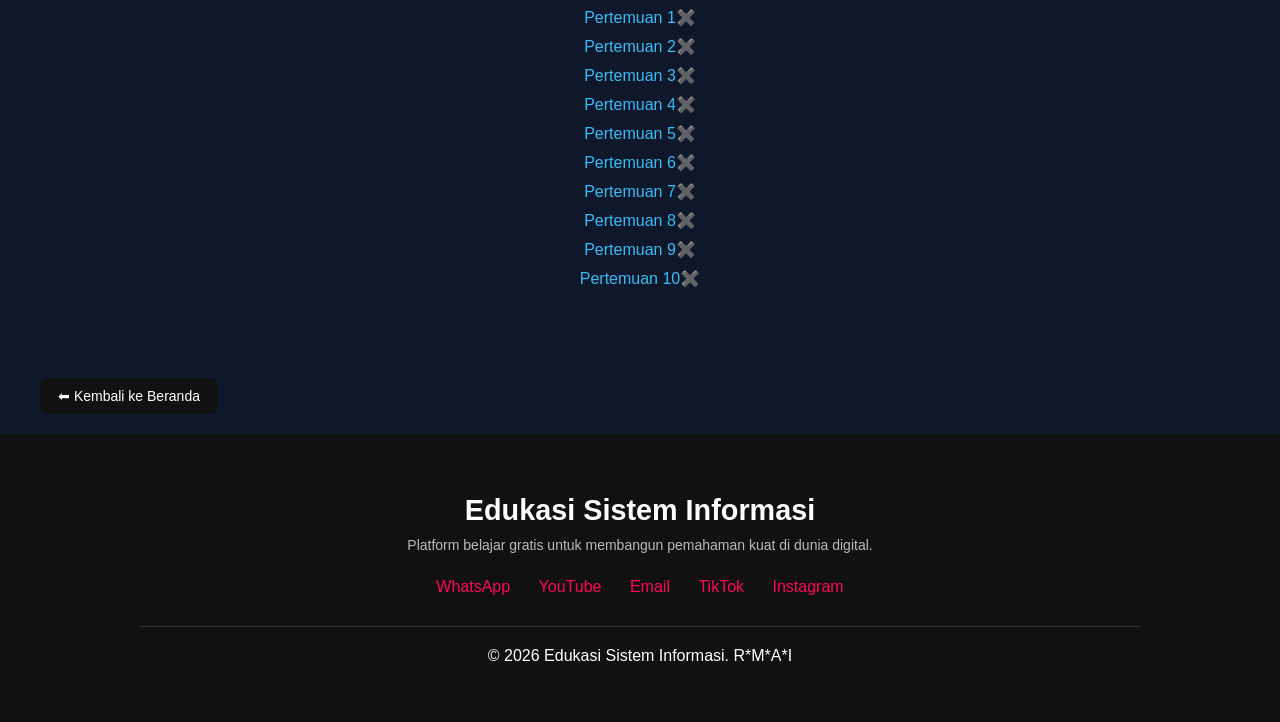
<file: LOGIKAMATEMATIKA.html>
<!DOCTYPE html>
<html lang="id">
<head>
    <meta charset="UTF-8">
    <title>Logika Matematika</title>
    <link rel="stylesheet" href="style.css">
</head>

<body class="pw-body">
    <div class="page-nav">
        <a href="index.html" class="back-btn">⬅ Kembali ke Beranda</a>
    </div>

    <!-- HERO -->
    <section class="pw-hero">
        <h1 class="pw-title">Logika Matematika</h1>
        <p class="pw-subtitle">
            Mempelajari dasar logika biner (0 dan 1), tabel kebenaran, serta kalimat logika dan simbol-simbol formal dalam matematika diskrit.
        </p>
    </section>

    <!-- CONTENT -->
    <section class="pw-content">

        <div class="pw-card">
            <h2>Logika Biner (0 dan 1)</h2>
            <p>
                Dalam logika matematika, nilai kebenaran hanya memiliki dua kemungkinan:
                1 (Benar) dan 0 (Salah). Konsep ini menjadi dasar sistem digital dan pemrograman.
            </p>
            <pre><code>
1 = Benar (True)
0 = Salah (False)

Contoh:
Jika P = 1 dan Q = 0
            </code></pre>
        </div>

        <div class="pw-card">
            <h2>Tabel Kebenaran</h2>
            <p>
                Tabel kebenaran digunakan untuk menentukan hasil operasi logika seperti
                AND (∧), OR (∨), dan NOT (¬).
            </p>
            <pre><code>
P   Q   P ∧ Q
1   1     1
1   0     0
0   1     0
0   0     0
            </code></pre>
        </div>

        <div class="pw-card">
            <h2>Kalimat & Simbol Logika</h2>
            <p>
                Logika matematika mempelajari pernyataan (proposisi) seperti kalimat ajakan,
                bantahan, implikasi, dan biimplikasi menggunakan simbol formal.
            </p>
            <pre><code>
¬P   : Negasi (Tidak P)
P ∧ Q : Konjungsi (Dan)
P ∨ Q : Disjungsi (Atau)
P → Q : Implikasi (Jika... maka...)
P ↔ Q : Biimplikasi

Contoh:
Jika hujan maka jalan basah
H → B
            </code></pre>
        </div>

    </section>

    <!-- LIST PERTEMUAN -->
    <section class="pw-meetings">
        <h2>Daftar Pertemuan</h2>
        <ul>
            <li><a href="maintance.html">Pertemuan 1</a>✖️</li>
            <li><a href="maintance.html">Pertemuan 2</a>✖️</li>
            <li><a href="maintance.html">Pertemuan 3</a>✖️</li>
            <li><a href="maintance.html">Pertemuan 4</a>✖️</li>
            <li><a href="maintance.html">Pertemuan 5</a>✖️</li>
            <li><a href="maintance.html">Pertemuan 6</a>✖️</li>
            <li><a href="maintance.html">Pertemuan 7</a>✖️</li>
            <li><a href="maintance.html">Pertemuan 8</a>✖️</li>
            <li><a href="maintance.html">Pertemuan 9</a>✖️</li>
            <li><a href="maintance.html">Pertemuan 10</a>✖️</li>
        </ul>
    </section>

    <div class="page-nav">
        <a href="index.html" class="back-btn">⬅ Kembali ke Beranda</a>
    </div>

    <footer class="footer">
        <div class="footer-container">
            <h2 class="footer-title">Edukasi Sistem Informasi</h2>

            <p class="footer-desc">
                Platform belajar gratis untuk membangun pemahaman kuat di dunia digital.
            </p>

            <div class="footer-links">
                <a href="animous.html">WhatsApp</a>
                <a href="animous.html">YouTube</a>
                <a href="animous.html">Email</a>
                <a href="animous.html">TikTok</a>
                <a href="animous.html">Instagram</a>
            </div>

            <p class="footer-copy">
                © 2026 Edukasi Sistem Informasi. R*M*A*I
            </p>
        </div>
    </footer>

</body>
</html>
</file>
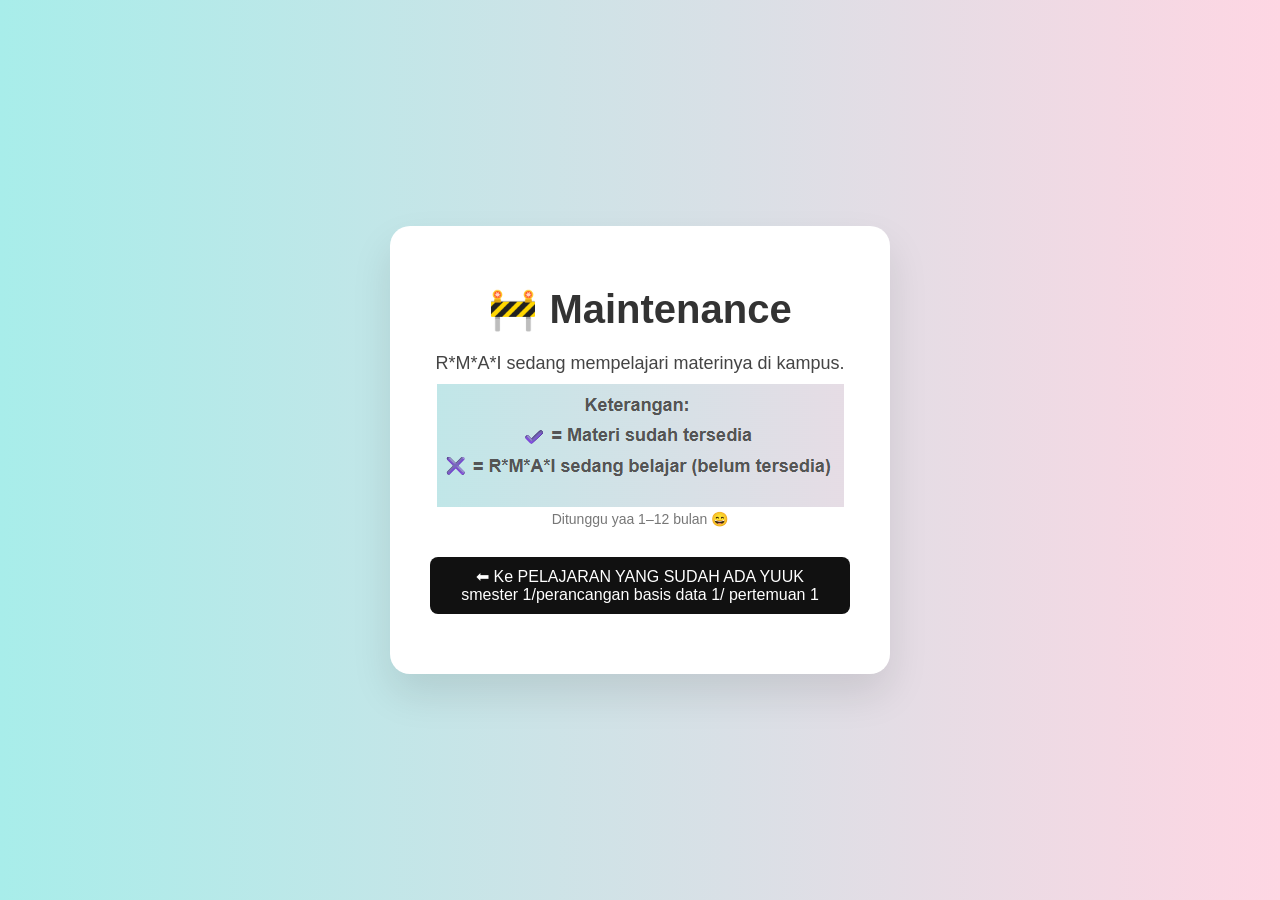
<file: maintance.html>
<!DOCTYPE html>
<html lang="id">
<head>
    <meta charset="UTF-8">
    <title>Maintenance - Edukasi Sistem Informasi</title>
    <link rel="stylesheet" href="style.css">
</head>

<body class="maintenance-body">

    <div class="maintenance-container">

        <h1 class="maintenance-title">🚧 Maintenance</h1>

        <p class="maintenance-text">
            R*M*A*I sedang mempelajari materinya di kampus.
        </p>

        <div>
            <img src="Screenshot 2026-03-02 044904.png" alt="">
        </div>

        <p class="maintenance-subtext">
            Ditunggu yaa 1–12 bulan 😄
        </p>

        <a href="smester1perancanganbasisdata1pertemuan1.html" class="maintenance-btn">
            ⬅ Ke PELAJARAN YANG SUDAH ADA YUUK smester 1/perancangan basis data 1/ pertemuan 1
        </a>

    </div>

</body>
</html>
</file>
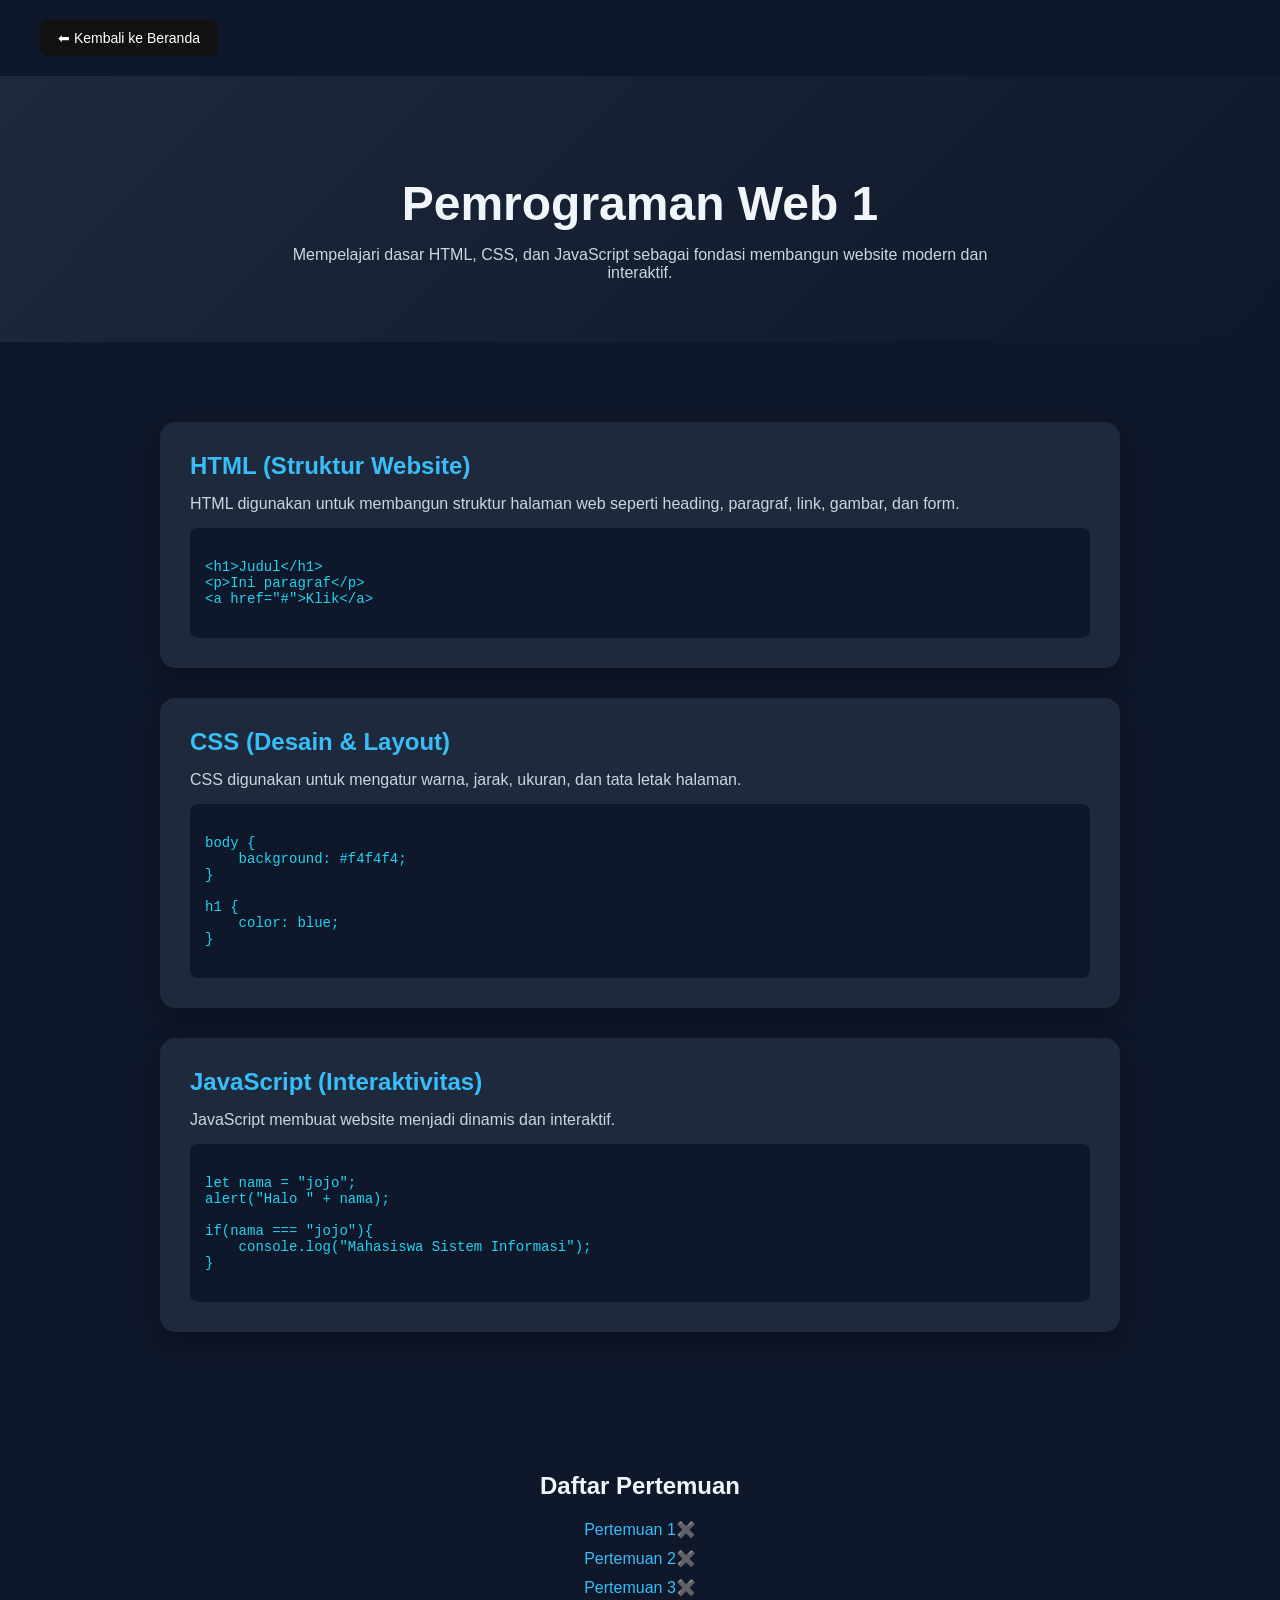
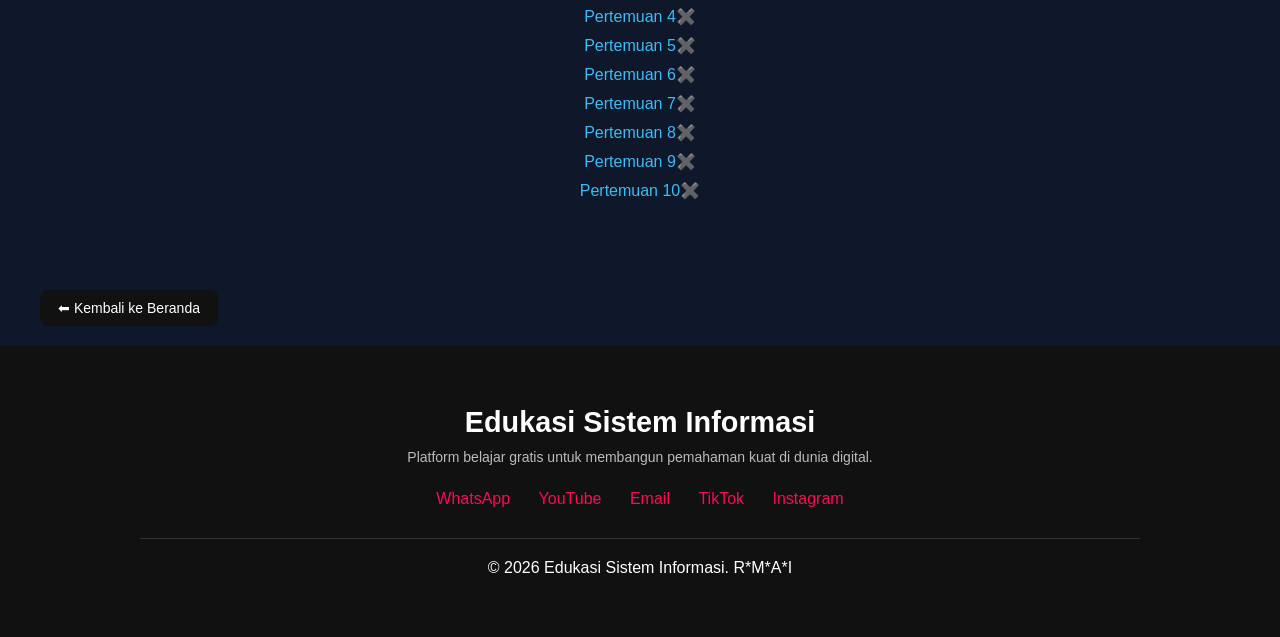
<file: PEMROGRAMANWEB1.html>
<!DOCTYPE html>
<html lang="id">
<head>
    <meta charset="UTF-8">
    <title>Pemrograman Web 1</title>
    <link rel="stylesheet" href="style.css">
</head>

<body class="pw-body">
    <div class="page-nav">
        <a href="index.html" class="back-btn">⬅ Kembali ke Beranda</a>
    </div>

    <!-- HERO -->
    <section class="pw-hero">
        <h1 class="pw-title">Pemrograman Web 1</h1>
        <p class="pw-subtitle">
            Mempelajari dasar HTML, CSS, dan JavaScript sebagai fondasi membangun website modern dan interaktif.
        </p>
    </section>

    <!-- CONTENT -->
    <section class="pw-content">

        <div class="pw-card">
            <h2>HTML (Struktur Website)</h2>
            <p>
                HTML digunakan untuk membangun struktur halaman web seperti heading, paragraf,
                link, gambar, dan form.
            </p>
            <pre><code>
&lt;h1&gt;Judul&lt;/h1&gt;
&lt;p&gt;Ini paragraf&lt;/p&gt;
&lt;a href="#"&gt;Klik&lt;/a&gt;
            </code></pre>
        </div>

        <div class="pw-card">
            <h2>CSS (Desain & Layout)</h2>
            <p>
                CSS digunakan untuk mengatur warna, jarak, ukuran, dan tata letak halaman.
            </p>
            <pre><code>
body {
    background: #f4f4f4;
}

h1 {
    color: blue;
}
            </code></pre>
        </div>

        <div class="pw-card">
            <h2>JavaScript (Interaktivitas)</h2>
            <p>
                JavaScript membuat website menjadi dinamis dan interaktif.
            </p>
            <pre><code>
let nama = "jojo";
alert("Halo " + nama);

if(nama === "jojo"){
    console.log("Mahasiswa Sistem Informasi");
}
            </code></pre>
        </div>

    </section>

    <!-- LIST PERTEMUAN -->
    <section class="pw-meetings">
        <h2>Daftar Pertemuan</h2>
        <ul>
            <li><a href="maintance.html">Pertemuan 1</a>✖️</li>
            <li><a href="maintance.html">Pertemuan 2</a>✖️</li>
            <li><a href="maintance.html">Pertemuan 3</a>✖️</li>
            <li><a href="maintance.html">Pertemuan 4</a>✖️</li>
            <li><a href="maintance.html">Pertemuan 5</a>✖️</li>
            <li><a href="maintance.html">Pertemuan 6</a>✖️</li>
            <li><a href="maintance.html">Pertemuan 7</a>✖️</li>
            <li><a href="maintance.html">Pertemuan 8</a>✖️</li>
            <li><a href="maintance.html">Pertemuan 9</a>✖️</li>
            <li><a href="maintance.html">Pertemuan 10</a>✖️</li>
        </ul>
    </section>

    <div class="page-nav">
        <a href="index.html" class="back-btn">⬅ Kembali ke Beranda</a>
    </div>

     <footer class="footer">
        <div class="footer-container">
            <h2 class="footer-title">Edukasi Sistem Informasi</h2>

            <p class="footer-desc">
                Platform belajar gratis untuk membangun pemahaman kuat di dunia digital.
            </p>

            <div class="footer-links">
                <a href="animous.html">WhatsApp</a>
                <a href="animous.html">YouTube</a>
                <a href="animous.html">Email</a>
                <a href="animous.html">TikTok</a>
                <a href="animous.html">Instagram</a>
            </div>

            <p class="footer-copy">
                © 2026 Edukasi Sistem Informasi. R*M*A*I
            </p>
        </div>
    </footer>

</body>
</html>
</file>
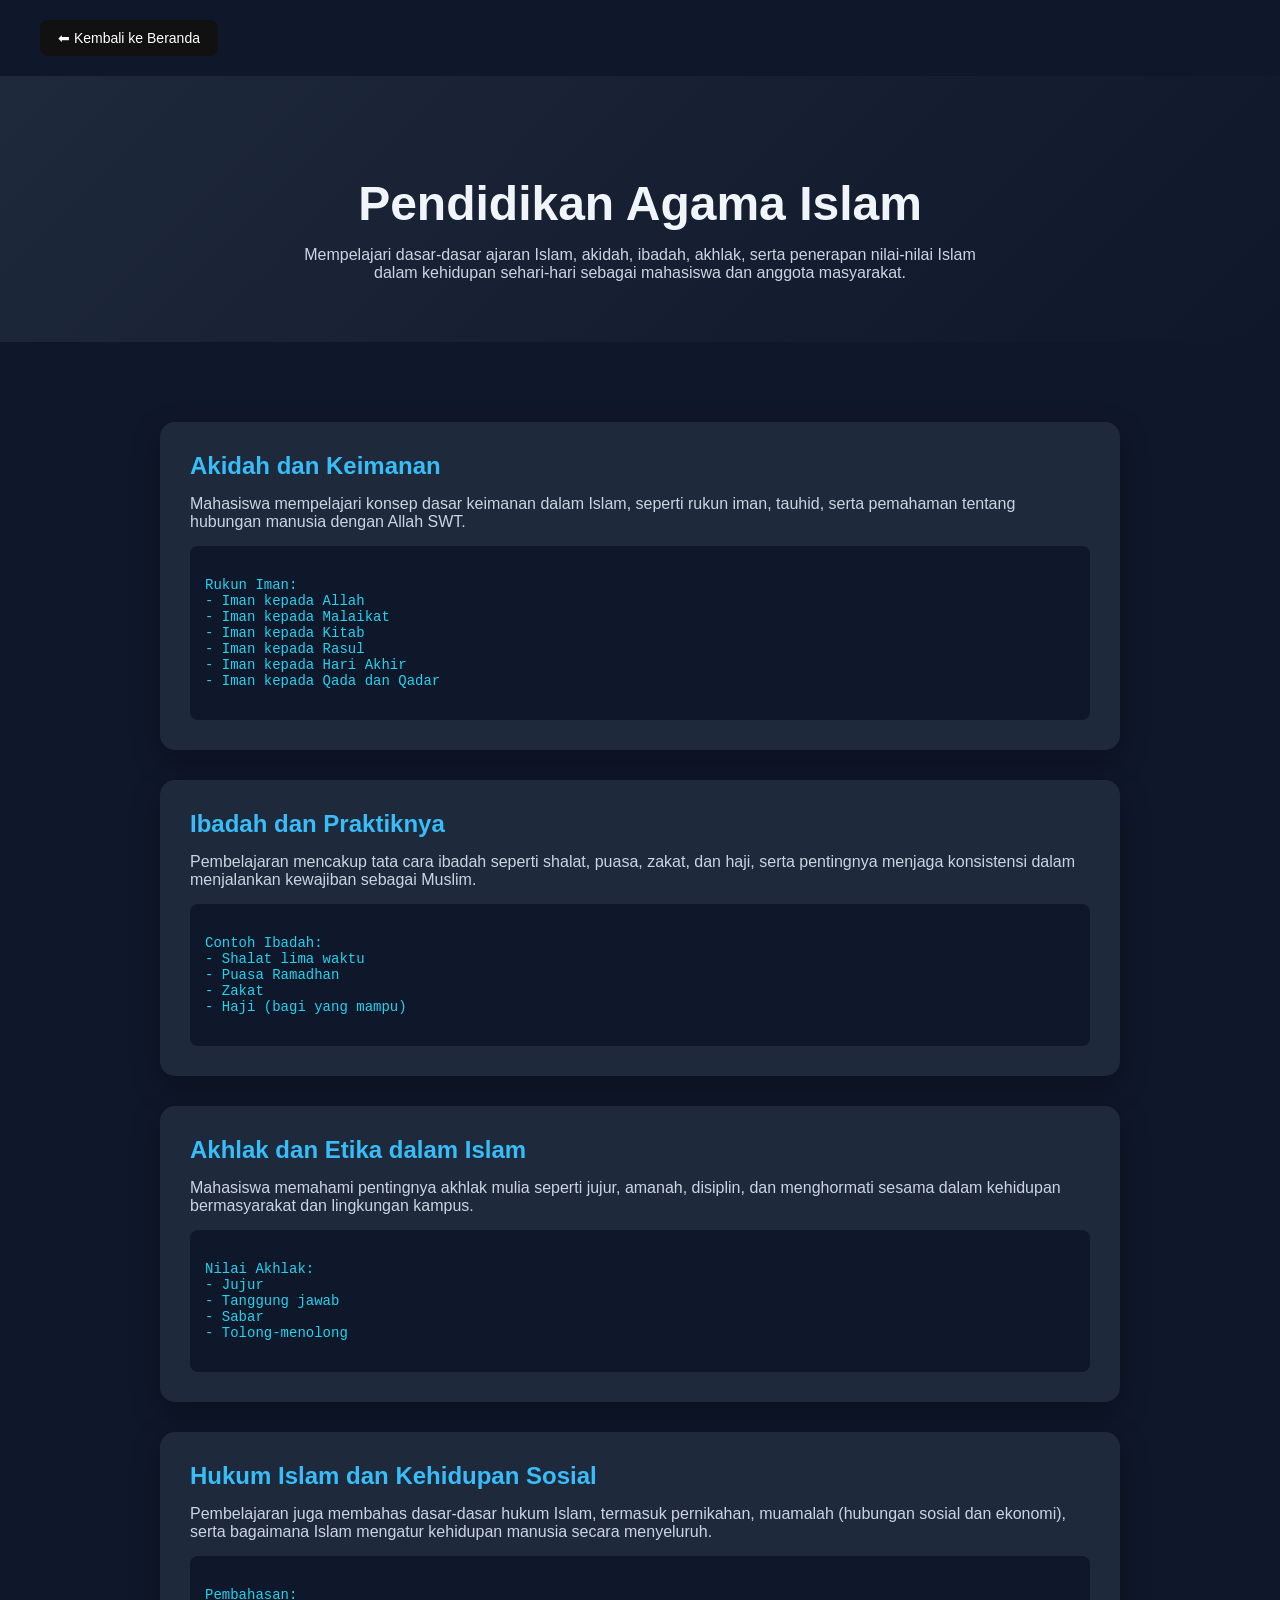
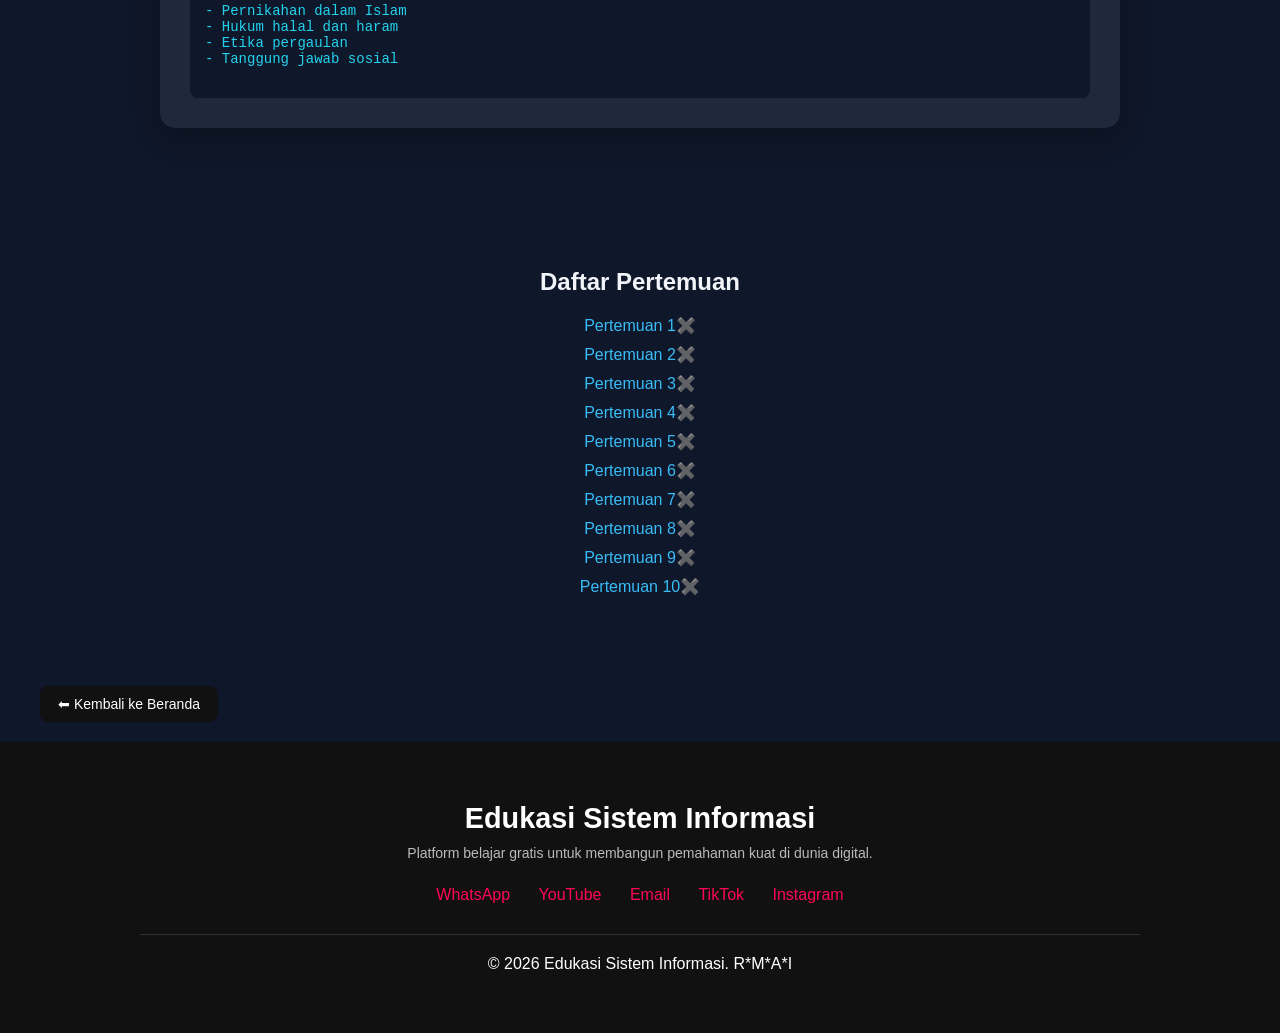
<file: PENDIDIKANAGAMA.html>
<!DOCTYPE html>
<html lang="id">
<head>
    <meta charset="UTF-8">
    <title>Pendidikan Agama Islam</title>
    <link rel="stylesheet" href="style.css">
</head>

<body class="pw-body">
    <div class="page-nav">
        <a href="index.html" class="back-btn">⬅ Kembali ke Beranda</a>
    </div>

    <!-- HERO -->
    <section class="pw-hero">
        <h1 class="pw-title">Pendidikan Agama Islam</h1>
        <p class="pw-subtitle">
            Mempelajari dasar-dasar ajaran Islam, akidah, ibadah, akhlak,
            serta penerapan nilai-nilai Islam dalam kehidupan sehari-hari
            sebagai mahasiswa dan anggota masyarakat.
        </p>
    </section>

    <!-- CONTENT -->
    <section class="pw-content">

        <div class="pw-card">
            <h2>Akidah dan Keimanan</h2>
            <p>
                Mahasiswa mempelajari konsep dasar keimanan dalam Islam,
                seperti rukun iman, tauhid, serta pemahaman tentang
                hubungan manusia dengan Allah SWT.
            </p>
            <pre><code>
Rukun Iman:
- Iman kepada Allah
- Iman kepada Malaikat
- Iman kepada Kitab
- Iman kepada Rasul
- Iman kepada Hari Akhir
- Iman kepada Qada dan Qadar
            </code></pre>
        </div>

        <div class="pw-card">
            <h2>Ibadah dan Praktiknya</h2>
            <p>
                Pembelajaran mencakup tata cara ibadah seperti shalat,
                puasa, zakat, dan haji, serta pentingnya menjaga
                konsistensi dalam menjalankan kewajiban sebagai Muslim.
            </p>
            <pre><code>
Contoh Ibadah:
- Shalat lima waktu
- Puasa Ramadhan
- Zakat
- Haji (bagi yang mampu)
            </code></pre>
        </div>

        <div class="pw-card">
            <h2>Akhlak dan Etika dalam Islam</h2>
            <p>
                Mahasiswa memahami pentingnya akhlak mulia seperti jujur,
                amanah, disiplin, dan menghormati sesama dalam kehidupan
                bermasyarakat dan lingkungan kampus.
            </p>
            <pre><code>
Nilai Akhlak:
- Jujur
- Tanggung jawab
- Sabar
- Tolong-menolong
            </code></pre>
        </div>

        <div class="pw-card">
            <h2>Hukum Islam dan Kehidupan Sosial</h2>
            <p>
                Pembelajaran juga membahas dasar-dasar hukum Islam,
                termasuk pernikahan, muamalah (hubungan sosial dan ekonomi),
                serta bagaimana Islam mengatur kehidupan manusia
                secara menyeluruh.
            </p>
            <pre><code>
Pembahasan:
- Pernikahan dalam Islam
- Hukum halal dan haram
- Etika pergaulan
- Tanggung jawab sosial
            </code></pre>
        </div>

    </section>

    <!-- LIST PERTEMUAN -->
    <section class="pw-meetings">
        <h2>Daftar Pertemuan</h2>
        <ul>
            <li><a href="maintance.html">Pertemuan 1</a>✖️</li>
            <li><a href="maintance.html">Pertemuan 2</a>✖️</li>
            <li><a href="maintance.html">Pertemuan 3</a>✖️</li>
            <li><a href="maintance.html">Pertemuan 4</a>✖️</li>
            <li><a href="maintance.html">Pertemuan 5</a>✖️</li>
            <li><a href="maintance.html">Pertemuan 6</a>✖️</li>
            <li><a href="maintance.html">Pertemuan 7</a>✖️</li>
            <li><a href="maintance.html">Pertemuan 8</a>✖️</li>
            <li><a href="maintance.html">Pertemuan 9</a>✖️</li>
            <li><a href="maintance.html">Pertemuan 10</a>✖️</li>
        </ul>
    </section>

    <div class="page-nav">
        <a href="index.html" class="back-btn">⬅ Kembali ke Beranda</a>
    </div>

     <footer class="footer">
        <div class="footer-container">
            <h2 class="footer-title">Edukasi Sistem Informasi</h2>

            <p class="footer-desc">
                Platform belajar gratis untuk membangun pemahaman kuat di dunia digital.
            </p>

            <div class="footer-links">
                <a href="animous.html">WhatsApp</a>
                <a href="animous.html">YouTube</a>
                <a href="animous.html">Email</a>
                <a href="animous.html">TikTok</a>
                <a href="animous.html">Instagram</a>
            </div>

            <p class="footer-copy">
                © 2026 Edukasi Sistem Informasi. R*M*A*I
            </p>
        </div>
    </footer>

</body>
</html>
</file>
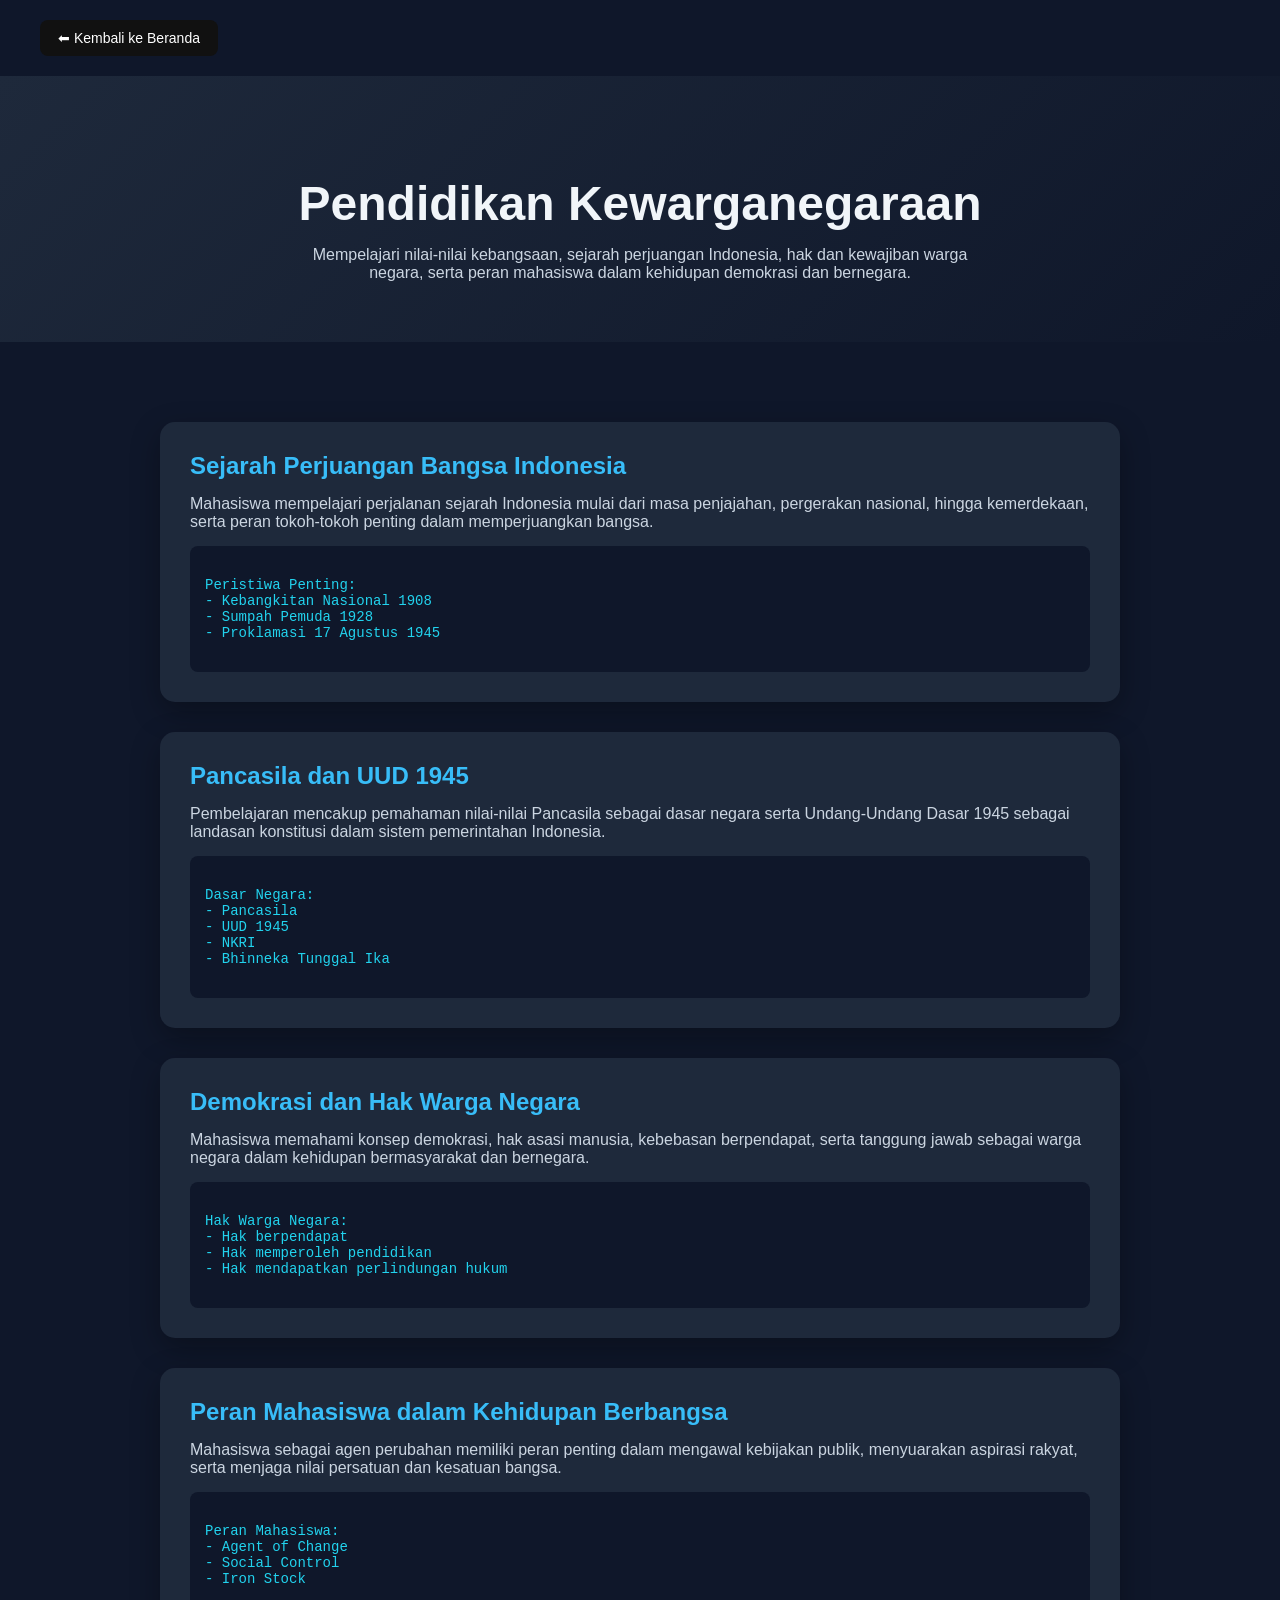
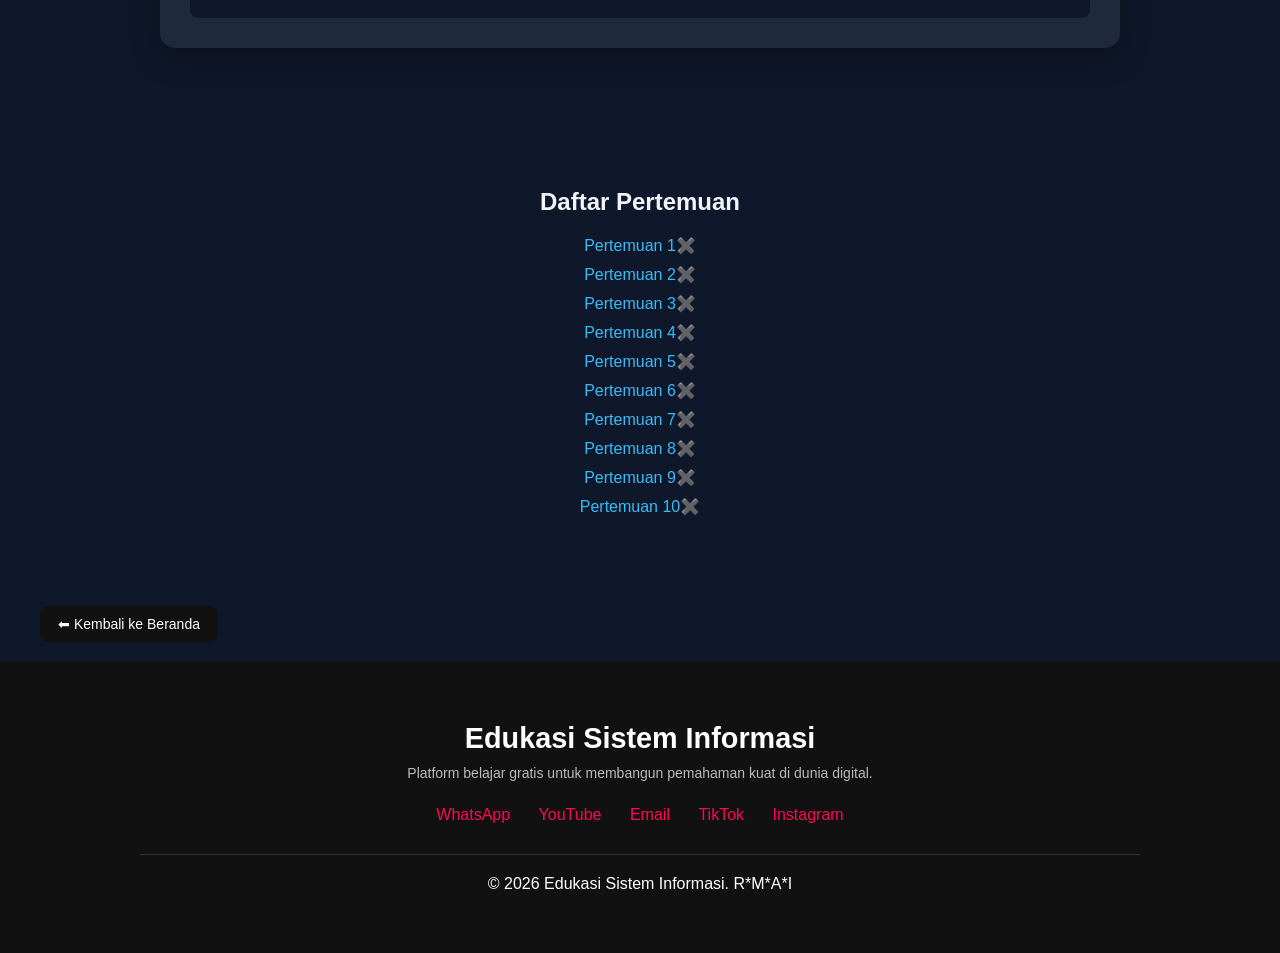
<file: PENDIDIKANKEWARGANEGARAAN.html>
<!DOCTYPE html>
<html lang="id">
<head>
    <meta charset="UTF-8">
    <title>Pendidikan Kewarganegaraan</title>
    <link rel="stylesheet" href="style.css">
</head>

<body class="pw-body">
    <div class="page-nav">
        <a href="index.html" class="back-btn">⬅ Kembali ke Beranda</a>
    </div>

    <!-- HERO -->
    <section class="pw-hero">
        <h1 class="pw-title">Pendidikan Kewarganegaraan</h1>
        <p class="pw-subtitle">
            Mempelajari nilai-nilai kebangsaan, sejarah perjuangan Indonesia,
            hak dan kewajiban warga negara, serta peran mahasiswa dalam
            kehidupan demokrasi dan bernegara.
        </p>
    </section>

    <!-- CONTENT -->
    <section class="pw-content">

        <div class="pw-card">
            <h2>Sejarah Perjuangan Bangsa Indonesia</h2>
            <p>
                Mahasiswa mempelajari perjalanan sejarah Indonesia mulai dari
                masa penjajahan, pergerakan nasional, hingga kemerdekaan,
                serta peran tokoh-tokoh penting dalam memperjuangkan bangsa.
            </p>
            <pre><code>
Peristiwa Penting:
- Kebangkitan Nasional 1908
- Sumpah Pemuda 1928
- Proklamasi 17 Agustus 1945
            </code></pre>
        </div>

        <div class="pw-card">
            <h2>Pancasila dan UUD 1945</h2>
            <p>
                Pembelajaran mencakup pemahaman nilai-nilai Pancasila sebagai
                dasar negara serta Undang-Undang Dasar 1945 sebagai landasan
                konstitusi dalam sistem pemerintahan Indonesia.
            </p>
            <pre><code>
Dasar Negara:
- Pancasila
- UUD 1945
- NKRI
- Bhinneka Tunggal Ika
            </code></pre>
        </div>

        <div class="pw-card">
            <h2>Demokrasi dan Hak Warga Negara</h2>
            <p>
                Mahasiswa memahami konsep demokrasi, hak asasi manusia,
                kebebasan berpendapat, serta tanggung jawab sebagai warga negara
                dalam kehidupan bermasyarakat dan bernegara.
            </p>
            <pre><code>
Hak Warga Negara:
- Hak berpendapat
- Hak memperoleh pendidikan
- Hak mendapatkan perlindungan hukum
            </code></pre>
        </div>

        <div class="pw-card">
            <h2>Peran Mahasiswa dalam Kehidupan Berbangsa</h2>
            <p>
                Mahasiswa sebagai agen perubahan memiliki peran penting
                dalam mengawal kebijakan publik, menyuarakan aspirasi rakyat,
                serta menjaga nilai persatuan dan kesatuan bangsa.
            </p>
            <pre><code>
Peran Mahasiswa:
- Agent of Change
- Social Control
- Iron Stock
            </code></pre>
        </div>

    </section>

    <!-- LIST PERTEMUAN -->
    <section class="pw-meetings">
        <h2>Daftar Pertemuan</h2>
        <ul>
            <li><a href="maintance.html">Pertemuan 1</a>✖️</li>
            <li><a href="maintance.html">Pertemuan 2</a>✖️</li>
            <li><a href="maintance.html">Pertemuan 3</a>✖️</li>
            <li><a href="maintance.html">Pertemuan 4</a>✖️</li>
            <li><a href="maintance.html">Pertemuan 5</a>✖️</li>
            <li><a href="maintance.html">Pertemuan 6</a>✖️</li>
            <li><a href="maintance.html">Pertemuan 7</a>✖️</li>
            <li><a href="maintance.html">Pertemuan 8</a>✖️</li>
            <li><a href="maintance.html">Pertemuan 9</a>✖️</li>
            <li><a href="maintance.html">Pertemuan 10</a>✖️</li>
        </ul>
    </section>

    <div class="page-nav">
        <a href="index.html" class="back-btn">⬅ Kembali ke Beranda</a>
    </div>

     <footer class="footer">
        <div class="footer-container">
            <h2 class="footer-title">Edukasi Sistem Informasi</h2>

            <p class="footer-desc">
                Platform belajar gratis untuk membangun pemahaman kuat di dunia digital.
            </p>

            <div class="footer-links">
                <a href="animous.html">WhatsApp</a>
                <a href="animous.html">YouTube</a>
                <a href="animous.html">Email</a>
                <a href="animous.html">TikTok</a>
                <a href="animous.html">Instagram</a>
            </div>

            <p class="footer-copy">
                © 2026 Edukasi Sistem Informasi. R*M*A*I
            </p>
        </div>
    </footer>

</body>
</html>
</file>
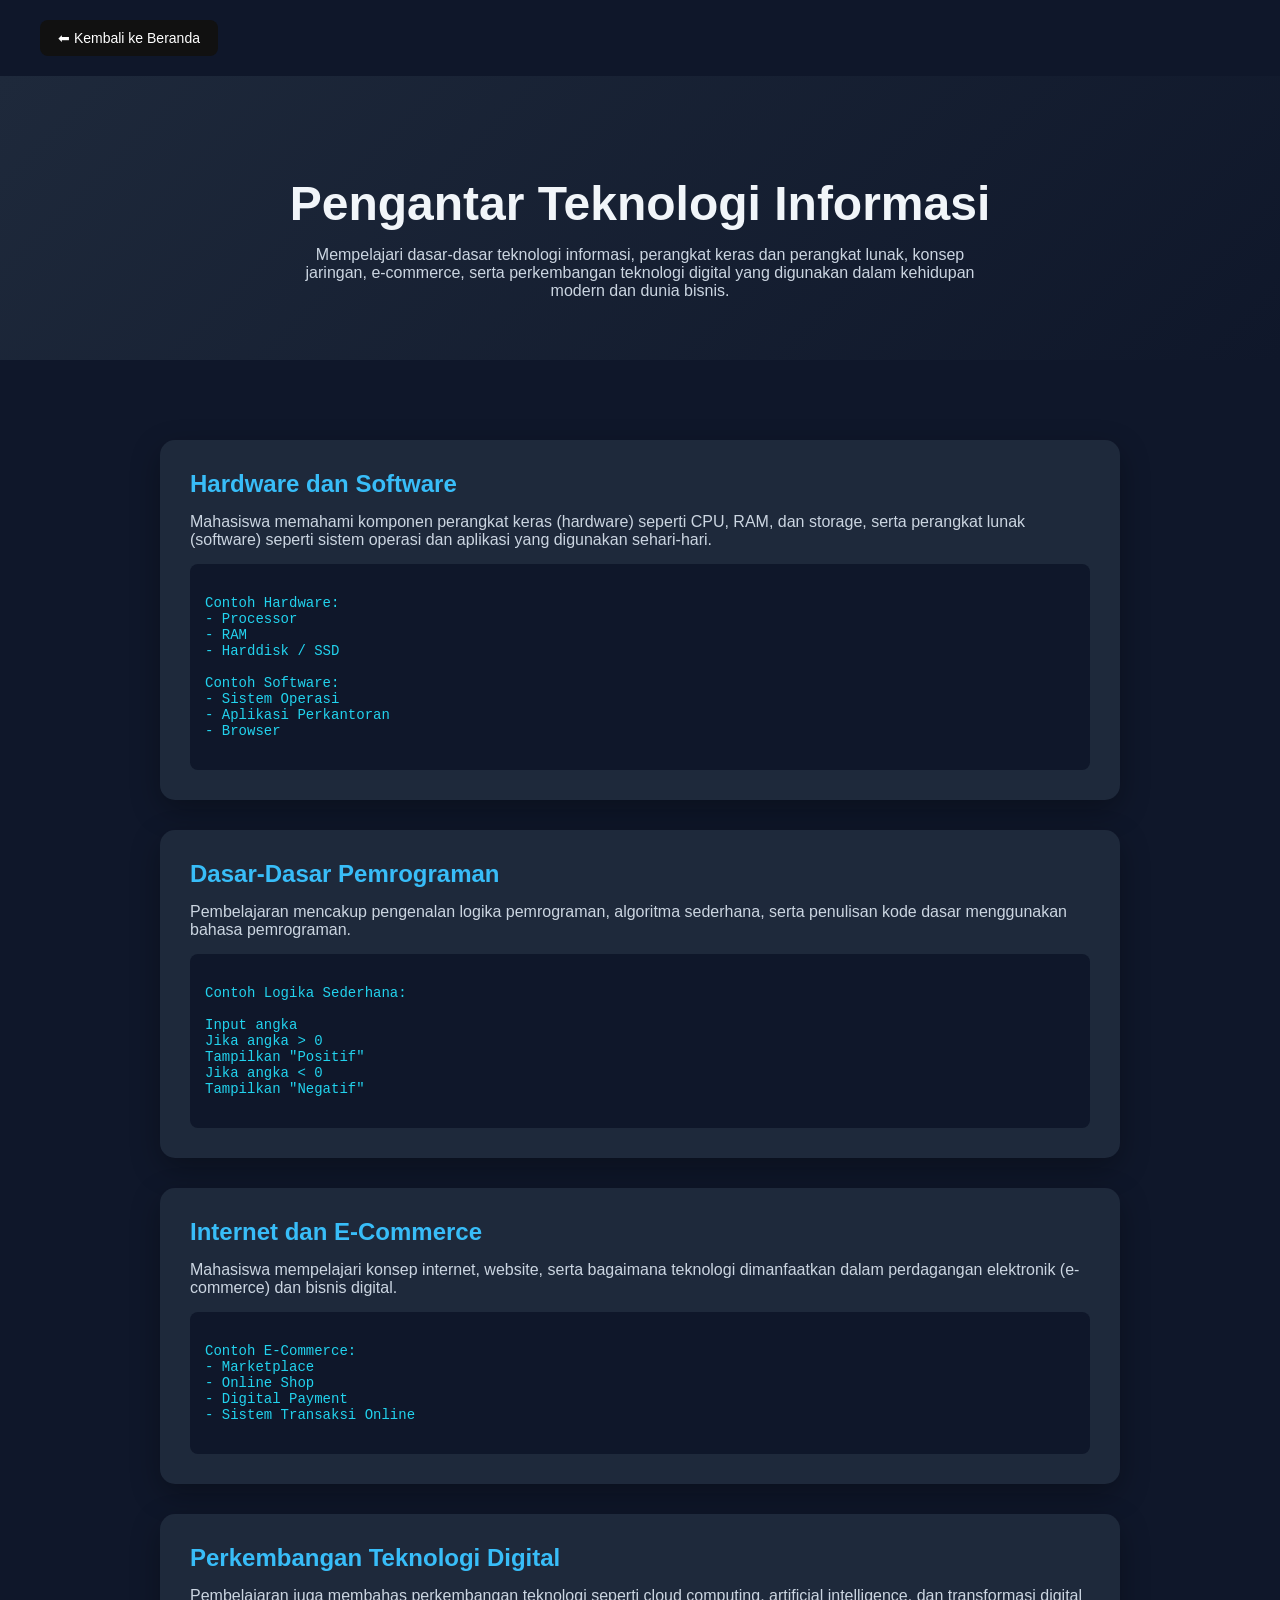
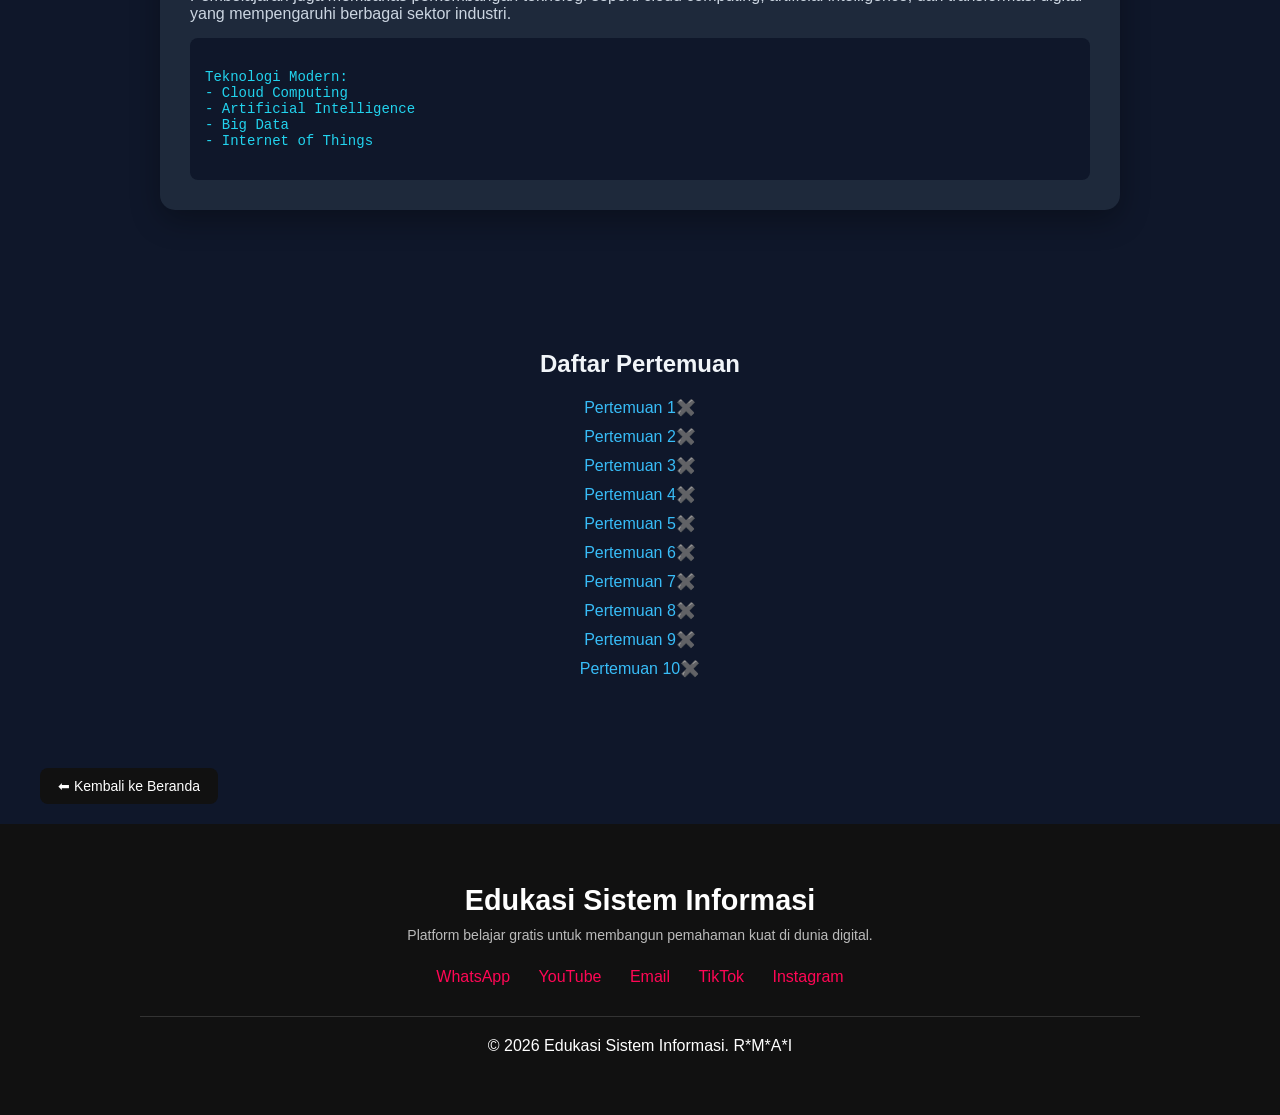
<file: PENGANTARTEKNOLOGIINFORMASI.html>
<!DOCTYPE html>
<html lang="id">
<head>
    <meta charset="UTF-8">
    <title>Pengantar Teknologi Informasi</title>
    <link rel="stylesheet" href="style.css">
</head>

<body class="pw-body">
    <div class="page-nav">
        <a href="index.html" class="back-btn">⬅ Kembali ke Beranda</a>
    </div>

    <!-- HERO -->
    <section class="pw-hero">
        <h1 class="pw-title">Pengantar Teknologi Informasi</h1>
        <p class="pw-subtitle">
            Mempelajari dasar-dasar teknologi informasi, perangkat keras dan perangkat lunak,
            konsep jaringan, e-commerce, serta perkembangan teknologi digital
            yang digunakan dalam kehidupan modern dan dunia bisnis.
        </p>
    </section>

    <!-- CONTENT -->
    <section class="pw-content">

        <div class="pw-card">
            <h2>Hardware dan Software</h2>
            <p>
                Mahasiswa memahami komponen perangkat keras (hardware) seperti
                CPU, RAM, dan storage, serta perangkat lunak (software)
                seperti sistem operasi dan aplikasi yang digunakan sehari-hari.
            </p>
            <pre><code>
Contoh Hardware:
- Processor
- RAM
- Harddisk / SSD

Contoh Software:
- Sistem Operasi
- Aplikasi Perkantoran
- Browser
            </code></pre>
        </div>

        <div class="pw-card">
            <h2>Dasar-Dasar Pemrograman</h2>
            <p>
                Pembelajaran mencakup pengenalan logika pemrograman,
                algoritma sederhana, serta penulisan kode dasar
                menggunakan bahasa pemrograman.
            </p>
            <pre><code>
Contoh Logika Sederhana:

Input angka
Jika angka > 0
Tampilkan "Positif"
Jika angka < 0
Tampilkan "Negatif"
            </code></pre>
        </div>

        <div class="pw-card">
            <h2>Internet dan E-Commerce</h2>
            <p>
                Mahasiswa mempelajari konsep internet, website,
                serta bagaimana teknologi dimanfaatkan dalam
                perdagangan elektronik (e-commerce) dan bisnis digital.
            </p>
            <pre><code>
Contoh E-Commerce:
- Marketplace
- Online Shop
- Digital Payment
- Sistem Transaksi Online
            </code></pre>
        </div>

        <div class="pw-card">
            <h2>Perkembangan Teknologi Digital</h2>
            <p>
                Pembelajaran juga membahas perkembangan teknologi seperti
                cloud computing, artificial intelligence, dan transformasi digital
                yang mempengaruhi berbagai sektor industri.
            </p>
            <pre><code>
Teknologi Modern:
- Cloud Computing
- Artificial Intelligence
- Big Data
- Internet of Things
            </code></pre>
        </div>

    </section>

    <!-- LIST PERTEMUAN -->
    <section class="pw-meetings">
        <h2>Daftar Pertemuan</h2>
        <ul>
            <li><a href="maintance.html">Pertemuan 1</a>✖️</li>
            <li><a href="maintance.html">Pertemuan 2</a>✖️</li>
            <li><a href="maintance.html">Pertemuan 3</a>✖️</li>
            <li><a href="maintance.html">Pertemuan 4</a>✖️</li>
            <li><a href="maintance.html">Pertemuan 5</a>✖️</li>
            <li><a href="maintance.html">Pertemuan 6</a>✖️</li>
            <li><a href="maintance.html">Pertemuan 7</a>✖️</li>
            <li><a href="maintance.html">Pertemuan 8</a>✖️</li>
            <li><a href="maintance.html">Pertemuan 9</a>✖️</li>
            <li><a href="maintance.html">Pertemuan 10</a>✖️</li>
        </ul>
    </section>

    <div class="page-nav">
        <a href="index.html" class="back-btn">⬅ Kembali ke Beranda</a>
    </div>

     <footer class="footer">
        <div class="footer-container">
            <h2 class="footer-title">Edukasi Sistem Informasi</h2>

            <p class="footer-desc">
                Platform belajar gratis untuk membangun pemahaman kuat di dunia digital.
            </p>

            <div class="footer-links">
                <a href="animous.html">WhatsApp</a>
                <a href="animous.html">YouTube</a>
                <a href="animous.html">Email</a>
                <a href="animous.html">TikTok</a>
                <a href="animous.html">Instagram</a>
            </div>

            <p class="footer-copy">
                © 2026 Edukasi Sistem Informasi. R*M*A*I
            </p>
        </div>
    </footer>

</body>
</html>
</file>
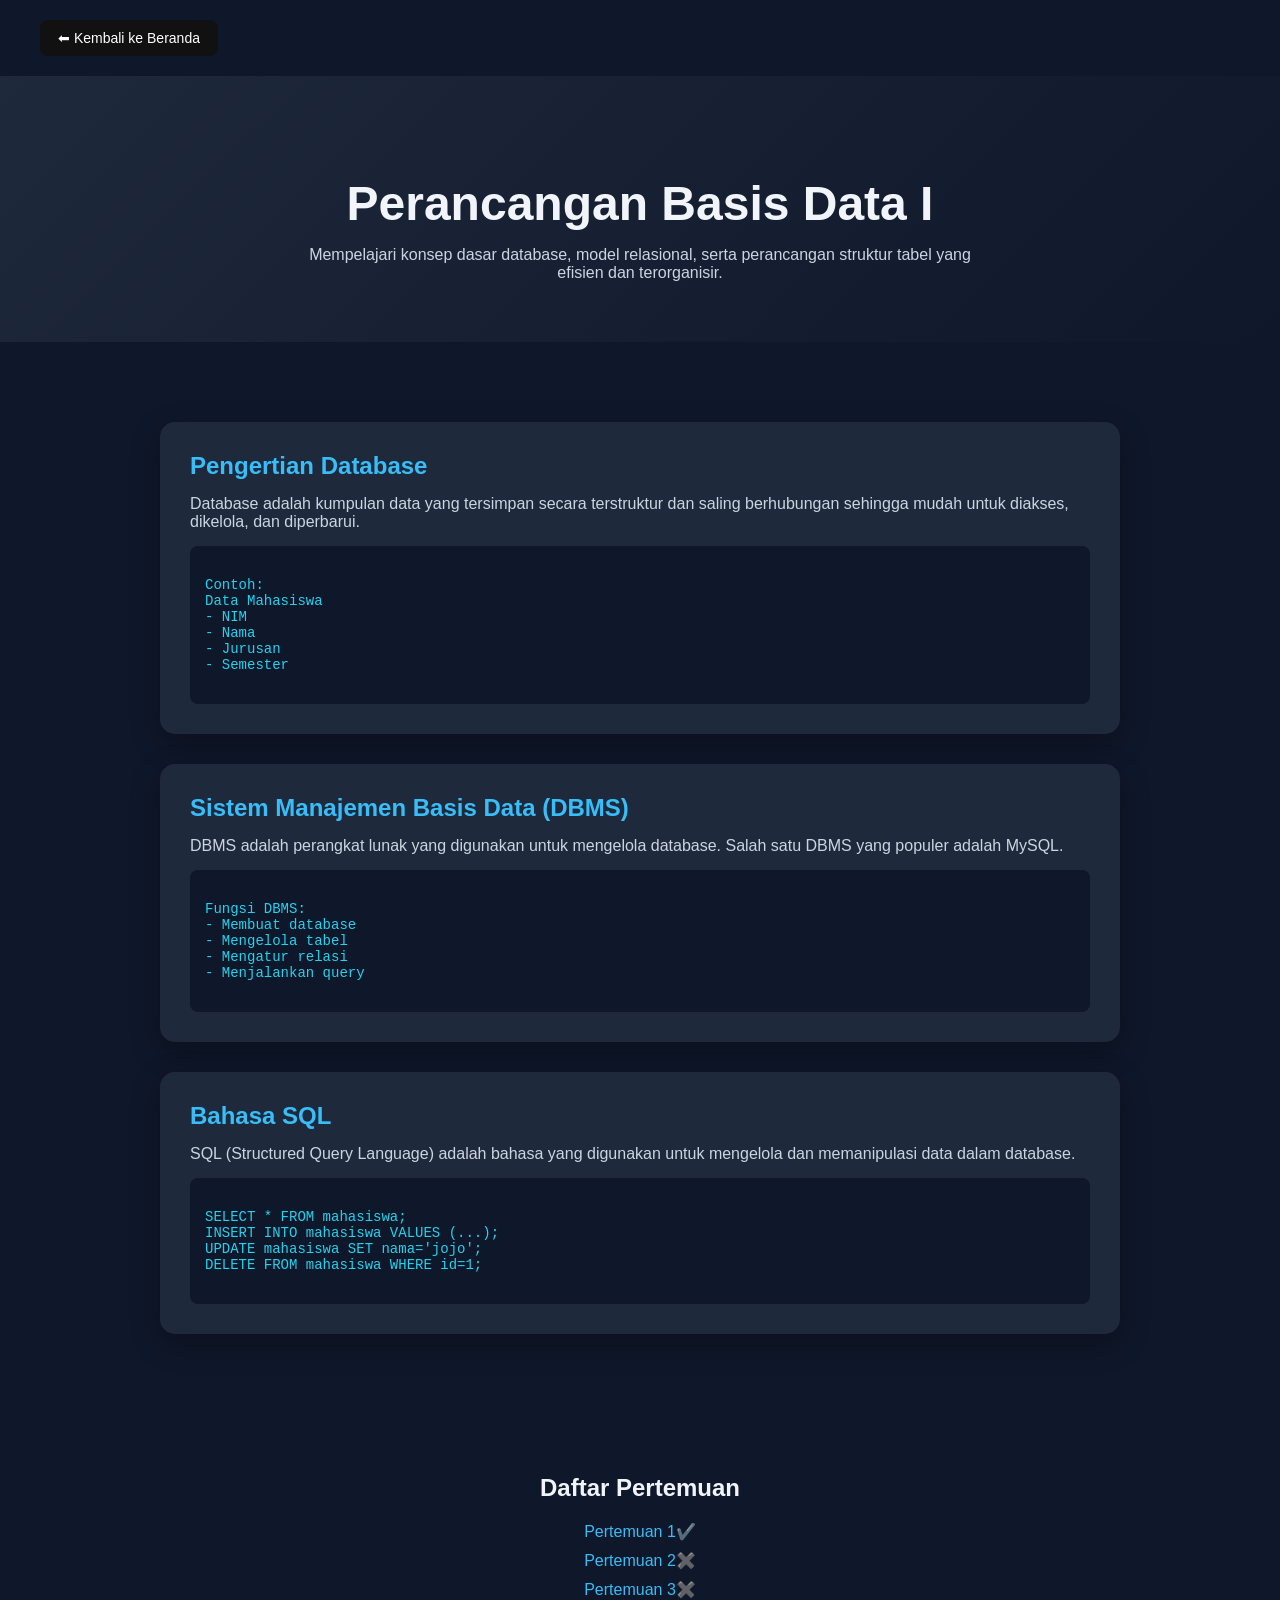
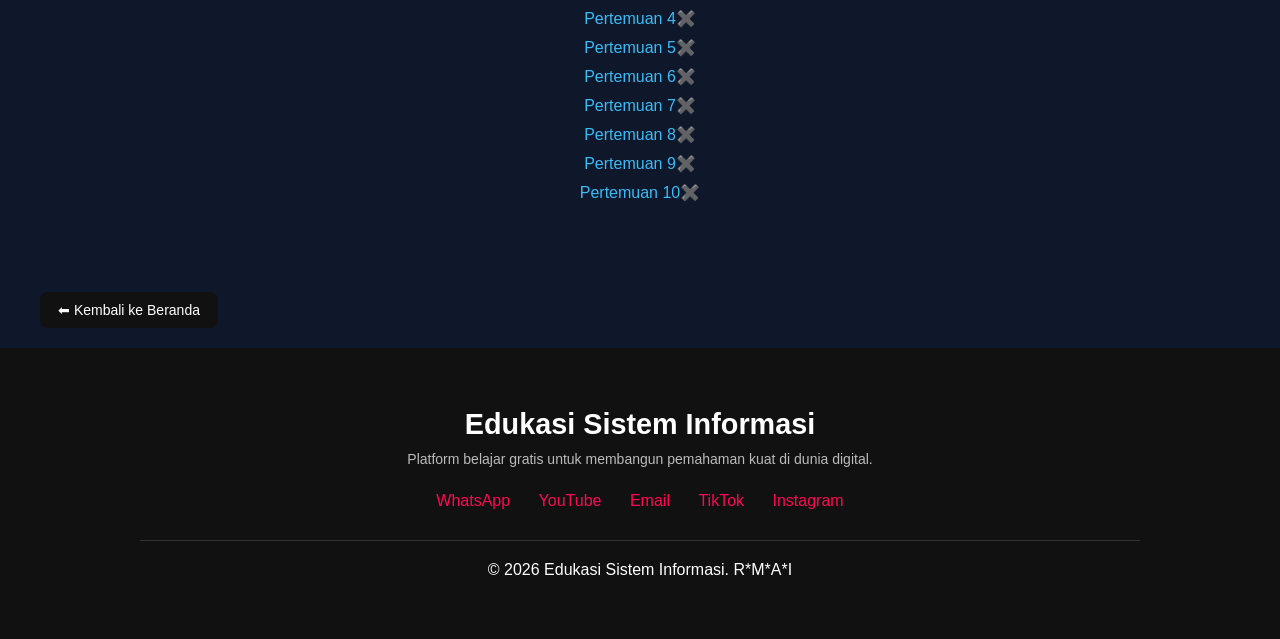
<file: PERANCANGANBASISDATA1.html>
<!DOCTYPE html>
<html lang="id">
<head>
    <meta charset="UTF-8">
    <title>Perancangan Basis Data I</title>
    <link rel="stylesheet" href="style.css">
</head>

<body class="pw-body">
    <div class="page-nav">
        <a href="index.html" class="back-btn">⬅ Kembali ke Beranda</a>
    </div>

    <!-- HERO -->
    <section class="pw-hero">
        <h1 class="pw-title">Perancangan Basis Data I</h1>
        <p class="pw-subtitle">
            Mempelajari konsep dasar database, model relasional, serta perancangan struktur tabel yang efisien dan terorganisir.
        </p>
    </section>

    <!-- CONTENT -->
    <section class="pw-content">

        <div class="pw-card">
            <h2>Pengertian Database</h2>
            <p>
                Database adalah kumpulan data yang tersimpan secara terstruktur 
                dan saling berhubungan sehingga mudah untuk diakses, dikelola, 
                dan diperbarui.
            </p>
            <pre><code>
Contoh:
Data Mahasiswa
- NIM
- Nama
- Jurusan
- Semester
            </code></pre>
        </div>

        <div class="pw-card">
            <h2>Sistem Manajemen Basis Data (DBMS)</h2>
            <p>
                DBMS adalah perangkat lunak yang digunakan untuk mengelola database.
                Salah satu DBMS yang populer adalah MySQL.
            </p>
            <pre><code>
Fungsi DBMS:
- Membuat database
- Mengelola tabel
- Mengatur relasi
- Menjalankan query
            </code></pre>
        </div>

        <div class="pw-card">
            <h2>Bahasa SQL</h2>
            <p>
                SQL (Structured Query Language) adalah bahasa yang digunakan 
                untuk mengelola dan memanipulasi data dalam database.
            </p>
            <pre><code>
SELECT * FROM mahasiswa;
INSERT INTO mahasiswa VALUES (...);
UPDATE mahasiswa SET nama='jojo';
DELETE FROM mahasiswa WHERE id=1;
            </code></pre>
        </div>

    </section>

    <!-- LIST PERTEMUAN -->
    <section class="pw-meetings">
        <h2>Daftar Pertemuan</h2>
        <ul>
            <li><a href="smester1perancanganbasisdata1pertemuan1.html">Pertemuan 1</a>✔️</li>
            <li><a href="maintance.html">Pertemuan 2</a>✖️</li>
            <li><a href="maintance.html">Pertemuan 3</a>✖️</li>
            <li><a href="maintance.html">Pertemuan 4</a>✖️</li>
            <li><a href="maintance.html">Pertemuan 5</a>✖️</li>
            <li><a href="maintance.html">Pertemuan 6</a>✖️</li>
            <li><a href="maintance.html">Pertemuan 7</a>✖️</li>
            <li><a href="maintance.html">Pertemuan 8</a>✖️</li>
            <li><a href="maintance.html">Pertemuan 9</a>✖️</li>
            <li><a href="maintance.html">Pertemuan 10</a>✖️</li>
        </ul>
    </section>

    <div class="page-nav">
        <a href="index.html" class="back-btn">⬅ Kembali ke Beranda</a>
    </div>

    <footer class="footer">
        <div class="footer-container">
            <h2 class="footer-title">Edukasi Sistem Informasi</h2>

            <p class="footer-desc">
                Platform belajar gratis untuk membangun pemahaman kuat di dunia digital.
            </p>

            <div class="footer-links">
                <a href="animous.html">WhatsApp</a>
                <a href="animous.html">YouTube</a>
                <a href="animous.html">Email</a>
                <a href="animous.html">TikTok</a>
                <a href="animous.html">Instagram</a>
            </div>

            <p class="footer-copy">
                © 2026 Edukasi Sistem Informasi. R*M*A*I
            </p>
        </div>
    </footer>

</body>
</html>
</file>
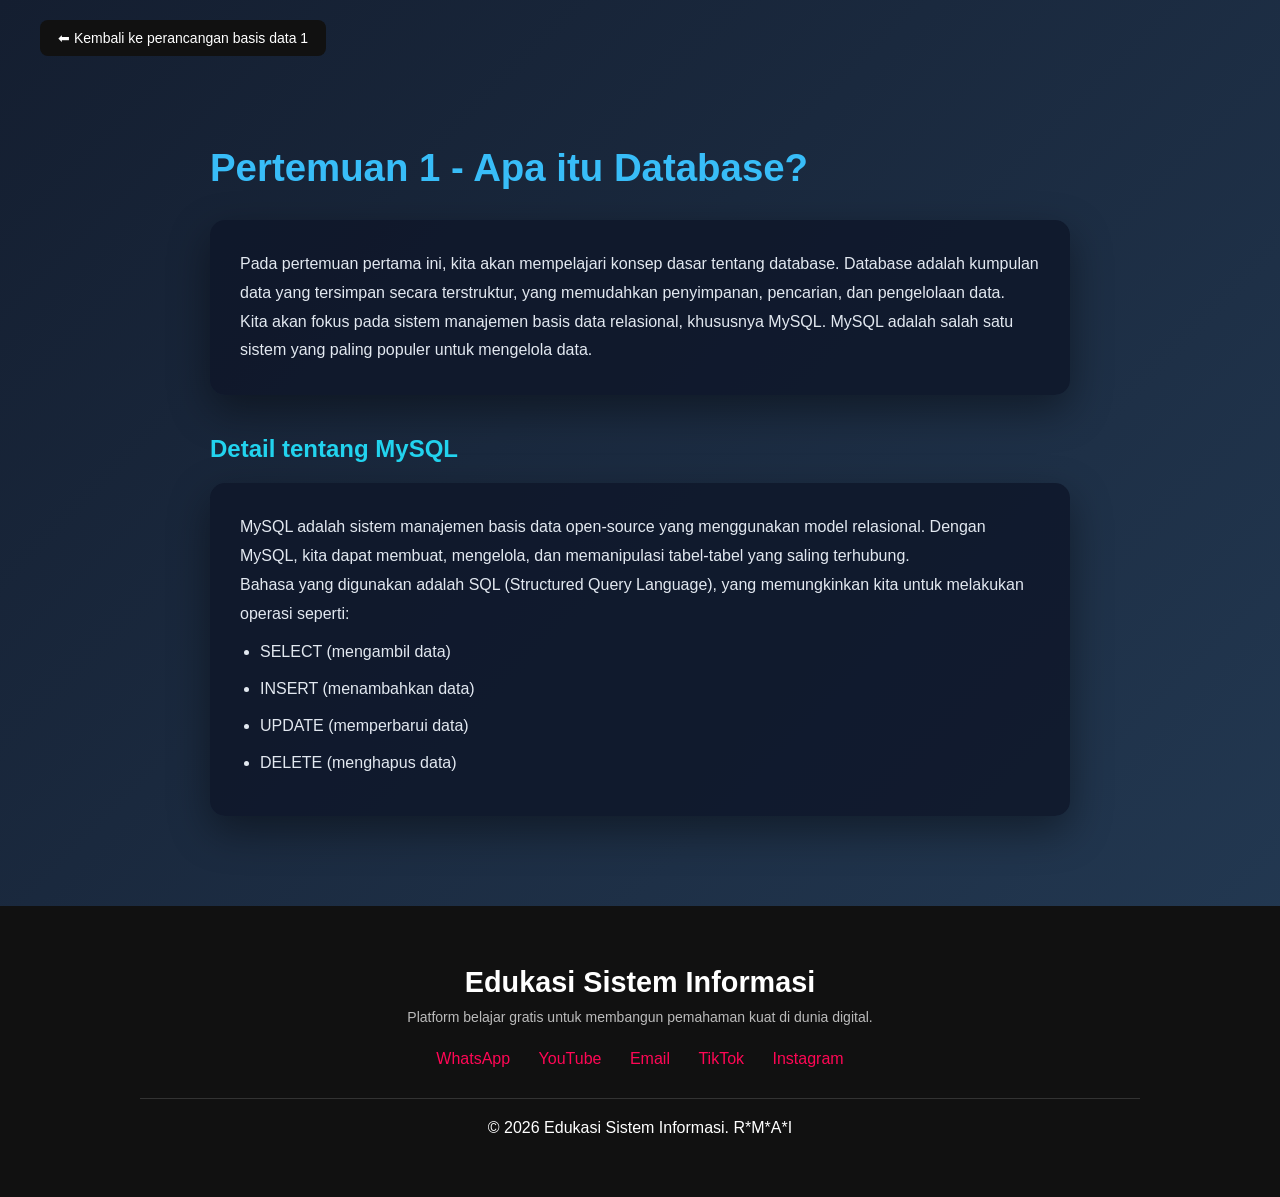
<file: smester1perancanganbasisdata1pertemuan1.html>
<!DOCTYPE html>
<html lang="id">
<head>
    <meta charset="UTF-8">
    <meta name="viewport" content="width=device-width, initial-scale=1.0">
    <title>Pertemuan 1 - Perancangan Basis Data I</title>
    <link rel="stylesheet" href="style.css">
</head>

<body class="pbdb-pertemuan-body">

    <!-- Navigasi -->
    <div class="page-nav">
        <a href="PERANCANGANBASISDATA1.html" class="back-btn">⬅ Kembali ke perancangan basis data 1</a>
    </div>

    <!-- Container Materi -->
    <div class="pbdb-container">

        <h1 class="pbdb-title">Pertemuan 1 - Apa itu Database?</h1>

        <div class="pbdb-card">
            <p>
                Pada pertemuan pertama ini, kita akan mempelajari konsep dasar tentang database. 
                Database adalah kumpulan data yang tersimpan secara terstruktur, yang memudahkan 
                penyimpanan, pencarian, dan pengelolaan data.
            </p>

            <p>
                Kita akan fokus pada sistem manajemen basis data relasional, khususnya MySQL. 
                MySQL adalah salah satu sistem yang paling populer untuk mengelola data.
            </p>
        </div>

        <h2 class="pbdb-subtitle">Detail tentang MySQL</h2>

        <div class="pbdb-card">
            <p>
                MySQL adalah sistem manajemen basis data open-source yang menggunakan model relasional. 
                Dengan MySQL, kita dapat membuat, mengelola, dan memanipulasi tabel-tabel yang saling terhubung.
            </p>

            <p>
                Bahasa yang digunakan adalah SQL (Structured Query Language), yang memungkinkan kita 
                untuk melakukan operasi seperti:
            </p>

            <ul class="pbdb-list">
                <li>SELECT (mengambil data)</li>
                <li>INSERT (menambahkan data)</li>
                <li>UPDATE (memperbarui data)</li>
                <li>DELETE (menghapus data)</li>
            </ul>
        </div>

    </div>

    <footer class="footer">
        <div class="footer-container">
            <h2 class="footer-title">Edukasi Sistem Informasi</h2>

            <p class="footer-desc">
                Platform belajar gratis untuk membangun pemahaman kuat di dunia digital.
            </p>

            <div class="footer-links">
                <a href="animous.html">WhatsApp</a>
                <a href="animous.html">YouTube</a>
                <a href="animous.html">Email</a>
                <a href="animous.html">TikTok</a>
                <a href="animous.html">Instagram</a>
            </div>

            <p class="footer-copy">
                © 2026 Edukasi Sistem Informasi. R*M*A*I
            </p>
        </div>
    </footer>

</body>

</html>
</file>
<file: style.css>
/* RESET */
*,
html {
    margin: 0;
    padding: 0;
    box-sizing: border-box;
}

/* BODY */
body {
    font-family: 'Roboto', sans-serif;
    background-color: #f9fafc;
    color: #333;
}

/* HEADER CONTAINER */
.div-header {
    width: 100%;
    min-height: 100vh;
    display: flex;
    justify-content: center;
    align-items: center;
    flex-direction: column;
    padding: 60px 20px;
    text-align: center;
    background: linear-gradient(to right, #a8edea, #fed6e3);
}

/* H1 */
.h1-header {
    font-size: 3rem;
    font-weight: 700;
    margin-bottom: 20px;
    background: white;
    padding: 30px 40px;
    border-radius: 20px;
    box-shadow: 0 10px 25px rgba(0,0,0,0.08);
    max-width: 900px;
}

/* H2 */
.h2-header {
    font-size: 1.5rem; /* FIX koma jadi titik */
    font-weight: 500;
    margin-bottom: 20px;
    color: #444;
    max-width: 800px;
}

/* PARAGRAF */
.p-header {
    max-width: 750px;
    font-size: 16px;
    line-height: 1.7;
    margin-bottom: 20px;
    color: #555;
}

/* PARAGRAF PENUTUP */
.p2-header {
    font-size: 20px;
    font-weight: 500;
    margin-top: 10px;
    padding: 15px 25px;
    border-radius: 10px;
    background: rgba(0, 0, 0, 0.75);
    color: white;
}

/* LIST SECTION */
.ul-content {
    margin: 40px;
}

.h1-content {
    margin-bottom: 10px;
}

.p-content {
    margin-bottom: 15px;
    color: #666;
}

.li-content {
    margin: 8px 0;
}

.a-content {
    text-decoration: none;
    color: #ff0755;
    font-weight: 500;
    transition: 0.3s;
}

.a-content:hover {
    color: #000;
}

/* FOOTER */
.footer {
    background-color: #111;
    color: #fff;
    padding: 60px 20px;
    text-align: center;
}

.footer-container {
    max-width: 1000px;
    margin: auto;
}

.footer-title {
    font-size: 1.8rem;
    margin-bottom: 10px;
    font-weight: 700;
}

.footer-desc {
    color: #bbb;
    margin-bottom: 25px;
    font-size: 14px;
}

.footer-links {
    margin-bottom: 30px;
}

.footer-links a {
    margin: 0 12px;
    text-decoration: none;
    color: #ff0755;
    font-weight: 500;
    transition: 0.3s;
}

.footer-links a:hover {
    color: white;
}

.footer-copy {
    border-top: 1px solid #333;
    padding-top: 20px;
}

/* ============================= */
/* matkul */
/* ============================= */

.pw-body {
    font-family: 'Segoe UI', sans-serif;
    background: #0f172a;
    color: #f1f5f9;
}

/* HERO */
.pw-hero {
    text-align: center;
    padding: 100px 20px 60px;
    background: linear-gradient(135deg, #1e293b, #0f172a);
}

.pw-title {
    font-size: 3rem;
    margin-bottom: 15px;
    font-weight: 700;
}

.pw-subtitle {
    max-width: 700px;
    margin: auto;
    color: #cbd5e1;
    font-size: 16px;
}

/* CONTENT SECTION */
.pw-content {
    max-width: 1000px;
    margin: 60px auto;
    padding: 20px;
    display: grid;
    gap: 30px;
}

/* CARD */
.pw-card {
    background: #1e293b;
    padding: 30px;
    border-radius: 15px;
    box-shadow: 0 10px 30px rgba(0,0,0,0.3);
    transition: 0.3s ease;
}

.pw-card:hover {
    transform: translateY(-5px);
}

.pw-card h2 {
    margin-bottom: 15px;
    color: #38bdf8;
}

.pw-card p {
    margin-bottom: 15px;
    color: #cbd5e1;
}

/* CODE BLOCK */
.pw-card pre {
    background: #0f172a;
    padding: 15px;
    border-radius: 8px;
    overflow-x: auto;
}

.pw-card code {
    color: #22d3ee;
    font-size: 14px;
}

/* MEETINGS */
.pw-meetings {
    text-align: center;
    padding: 60px 20px;
}

.pw-meetings h2 {
    margin-bottom: 20px;
}

.pw-meetings ul {
    list-style: none;
    padding: 0;
}

.pw-meetings li {
    margin: 10px 0;
}

.pw-meetings a {
    text-decoration: none;
    color: #38bdf8;
    font-weight: 500;
    transition: 0.3s;
}

.pw-meetings a:hover {
    color: white;
}

.page-nav {
    padding: 20px 40px;
}

.back-btn {
    display: inline-block;
    background: #111;
    color: white;
    text-decoration: none;
    padding: 10px 18px;
    border-radius: 8px;
    font-size: 14px;
    font-weight: 500;
    transition: all 0.3s ease;
}

.back-btn:hover {
    background: #ff0755;
    transform: translateY(-3px);
}


/* ================================= */
/* CSS KHUSUS HALAMAN PERTEMUAN PBDB */
/* ================================= */

.pbdb-pertemuan-body {
    margin: 0;
    padding: 0;
    font-family: 'Segoe UI', sans-serif;
    background: linear-gradient(135deg, #141e30, #243b55);
    color: #e2e8f0;
}

/* Navigasi */
.pbdb-nav {
    padding: 20px 40px;
}

.pbdb-back-btn {
    text-decoration: none;
    background: #38bdf8;
    color: #0f172a;
    padding: 10px 18px;
    border-radius: 8px;
    font-weight: 600;
    transition: 0.3s ease;
}

.pbdb-back-btn:hover {
    background: #22d3ee;
    transform: translateY(-2px);
}

/* Container */
.pbdb-container {
    max-width: 900px;
    margin: 50px auto;
    padding: 20px;
}

/* Judul */
.pbdb-title {
    font-size: 2.4rem;
    margin-bottom: 30px;
    color: #38bdf8;
}

/* Subtitle */
.pbdb-subtitle {
    margin-top: 40px;
    margin-bottom: 20px;
    color: #22d3ee;
}

/* Card Materi */
.pbdb-card {
    background: rgba(15, 23, 42, 0.85);
    padding: 30px;
    border-radius: 15px;
    box-shadow: 0 15px 40px rgba(0,0,0,0.4);
    margin-bottom: 20px;
    line-height: 1.8;
}

/* List */
.pbdb-list {
    margin-top: 10px;
    padding-left: 20px;
}

.pbdb-list li {
    margin-bottom: 8px;
}


/* ========================= */
/* MAINTENANCE PAGE */
/* ========================= */

.maintenance-body {
    height: 100vh;
    display: flex;
    justify-content: center;
    align-items: center;
    background: linear-gradient(to right, #a8edea, #fed6e3);
    text-align: center;
}

.maintenance-container {
    background: white;
    padding: 60px 40px;
    border-radius: 20px;
    box-shadow: 0 20px 40px rgba(0,0,0,0.1);
    max-width: 500px;
}

.maintenance-title {
    font-size: 2.5rem;
    margin-bottom: 20px;
}

.maintenance-text {
    font-size: 18px;
    color: #444;
    margin-bottom: 10px;
}

.maintenance-subtext {
    font-size: 14px;
    color: #777;
    margin-bottom: 30px;
}

.maintenance-btn {
    display: inline-block;
    background: #111;
    color: white;
    text-decoration: none;
    padding: 10px 20px;
    border-radius: 8px;
    transition: 0.3s ease;
}

.maintenance-btn:hover {
    background: #ff0755;
    transform: translateY(-3px);
}

/* ============================= */
/* ======= ANIMOUSE MODE ======= */
/* ============================= */

.hidden-body {
    margin: 0;
    padding: 0;
    background: black;
    color: #00ff88;
    font-family: 'Courier New', monospace;
    height: 100vh;
    display: flex;
    align-items: center;
    justify-content: center;
    overflow: hidden;
}

.hidden-container {
    text-align: center;
    animation: fadeIn 2s ease-in-out;
}

.secret-text {
    margin-top: 20px;
    line-height: 1.8;
    font-size: 14px;
    opacity: 0.8;
}

.matrix-code {
    margin-top: 30px;
    font-size: 13px;
    opacity: 0.5;
    animation: blink 1.5s infinite alternate;
}

/* Glitch Effect */
.glitch {
    font-size: 40px;
    position: relative;
    color: #00ff88;
    letter-spacing: 5px;
}

.glitch::before,
.glitch::after {
    content: attr(data-text);
    position: absolute;
    left: 0;
    width: 100%;
    overflow: hidden;
}

.glitch::before {
    animation: glitchTop 1s infinite linear alternate-reverse;
    color: red;
}

.glitch::after {
    animation: glitchBottom 1s infinite linear alternate-reverse;
    color: blue;
}

@keyframes glitchTop {
    0% { clip-path: inset(0 0 80% 0); }
    100% { clip-path: inset(10% 0 60% 0); }
}

@keyframes glitchBottom {
    0% { clip-path: inset(80% 0 0 0); }
    100% { clip-path: inset(60% 0 10% 0); }
}

@keyframes blink {
    from { opacity: 0.3; }
    to { opacity: 0.7; }
}

@keyframes fadeIn {
    from { opacity: 0; }
    to { opacity: 1; }
}

.back-secret {
    display: inline-block;
    margin-top: 40px;
    padding: 10px 20px;
    border: 1px solid #00ff88;
    color: #00ff88;
    text-decoration: none;
    border-radius: 6px;
    transition: 0.3s;
}

.back-secret:hover {
    background: #00ff88;
    color: black;
}
</file>
